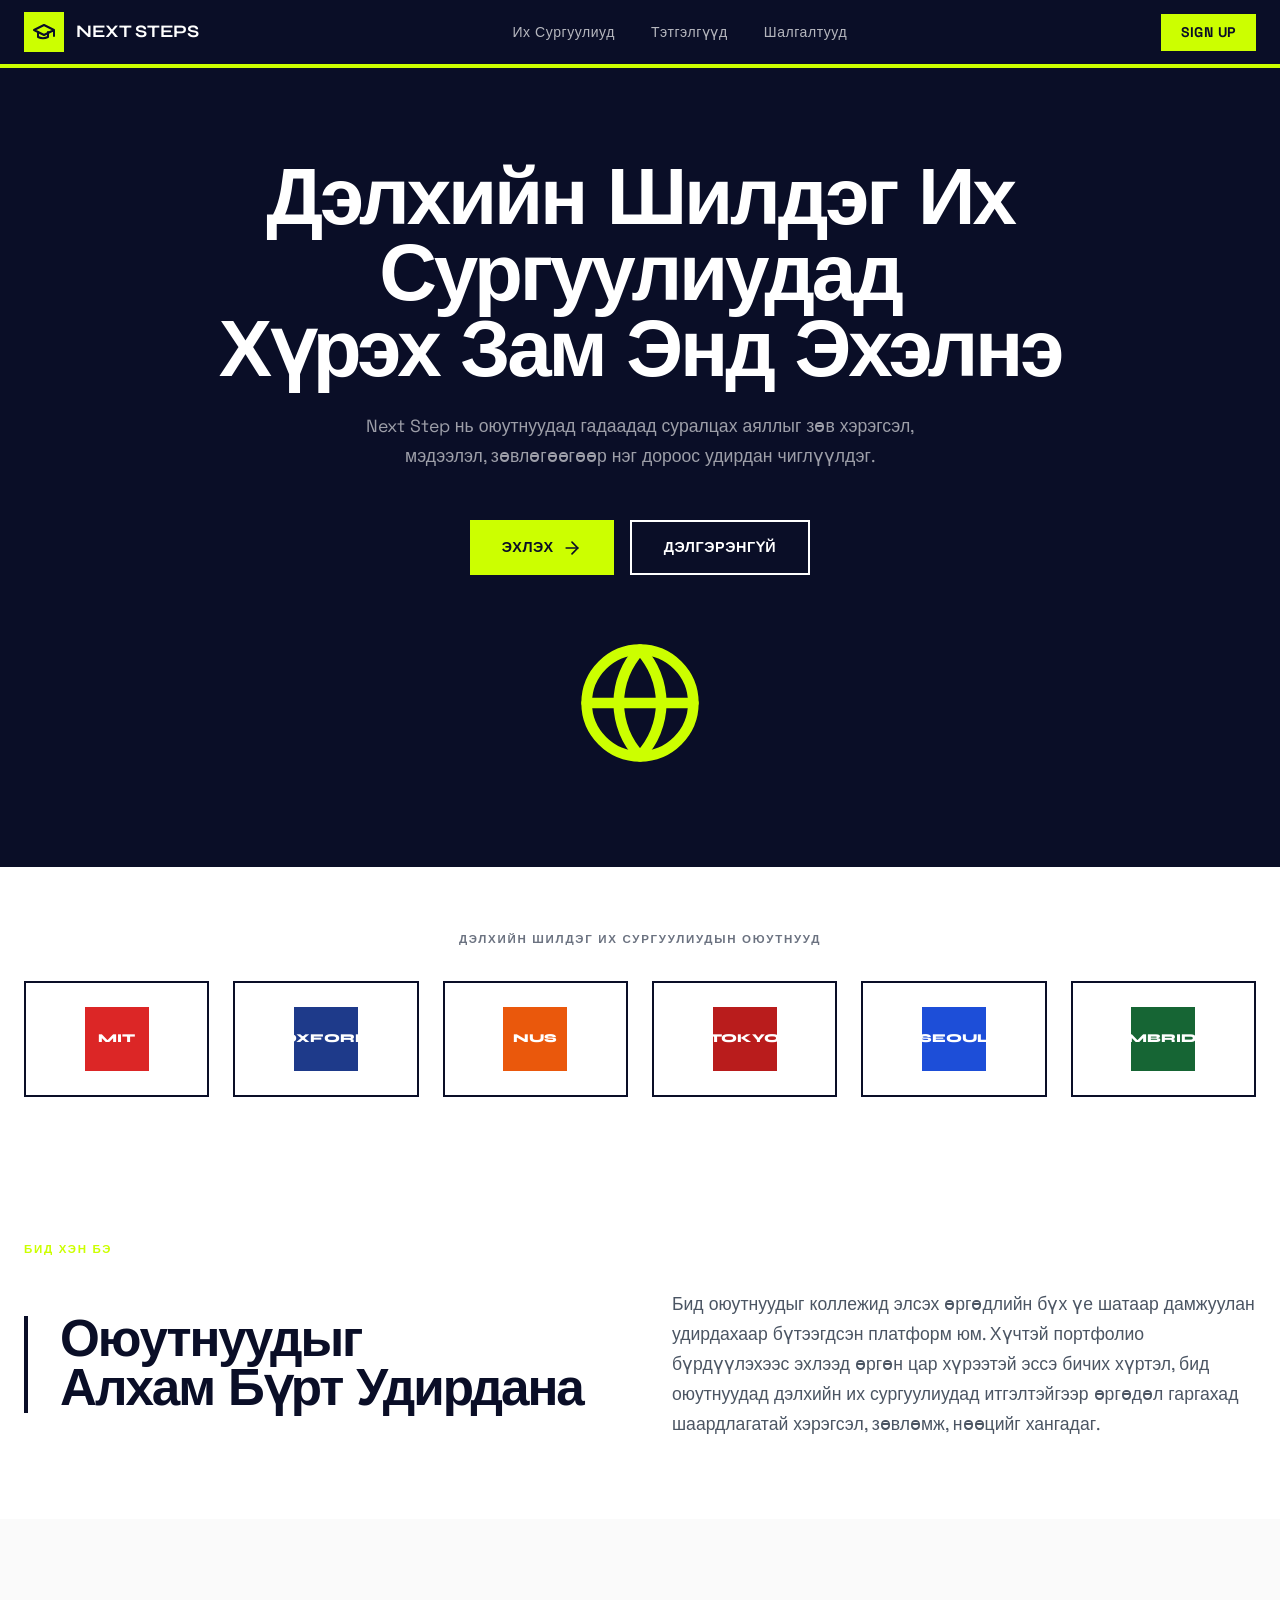
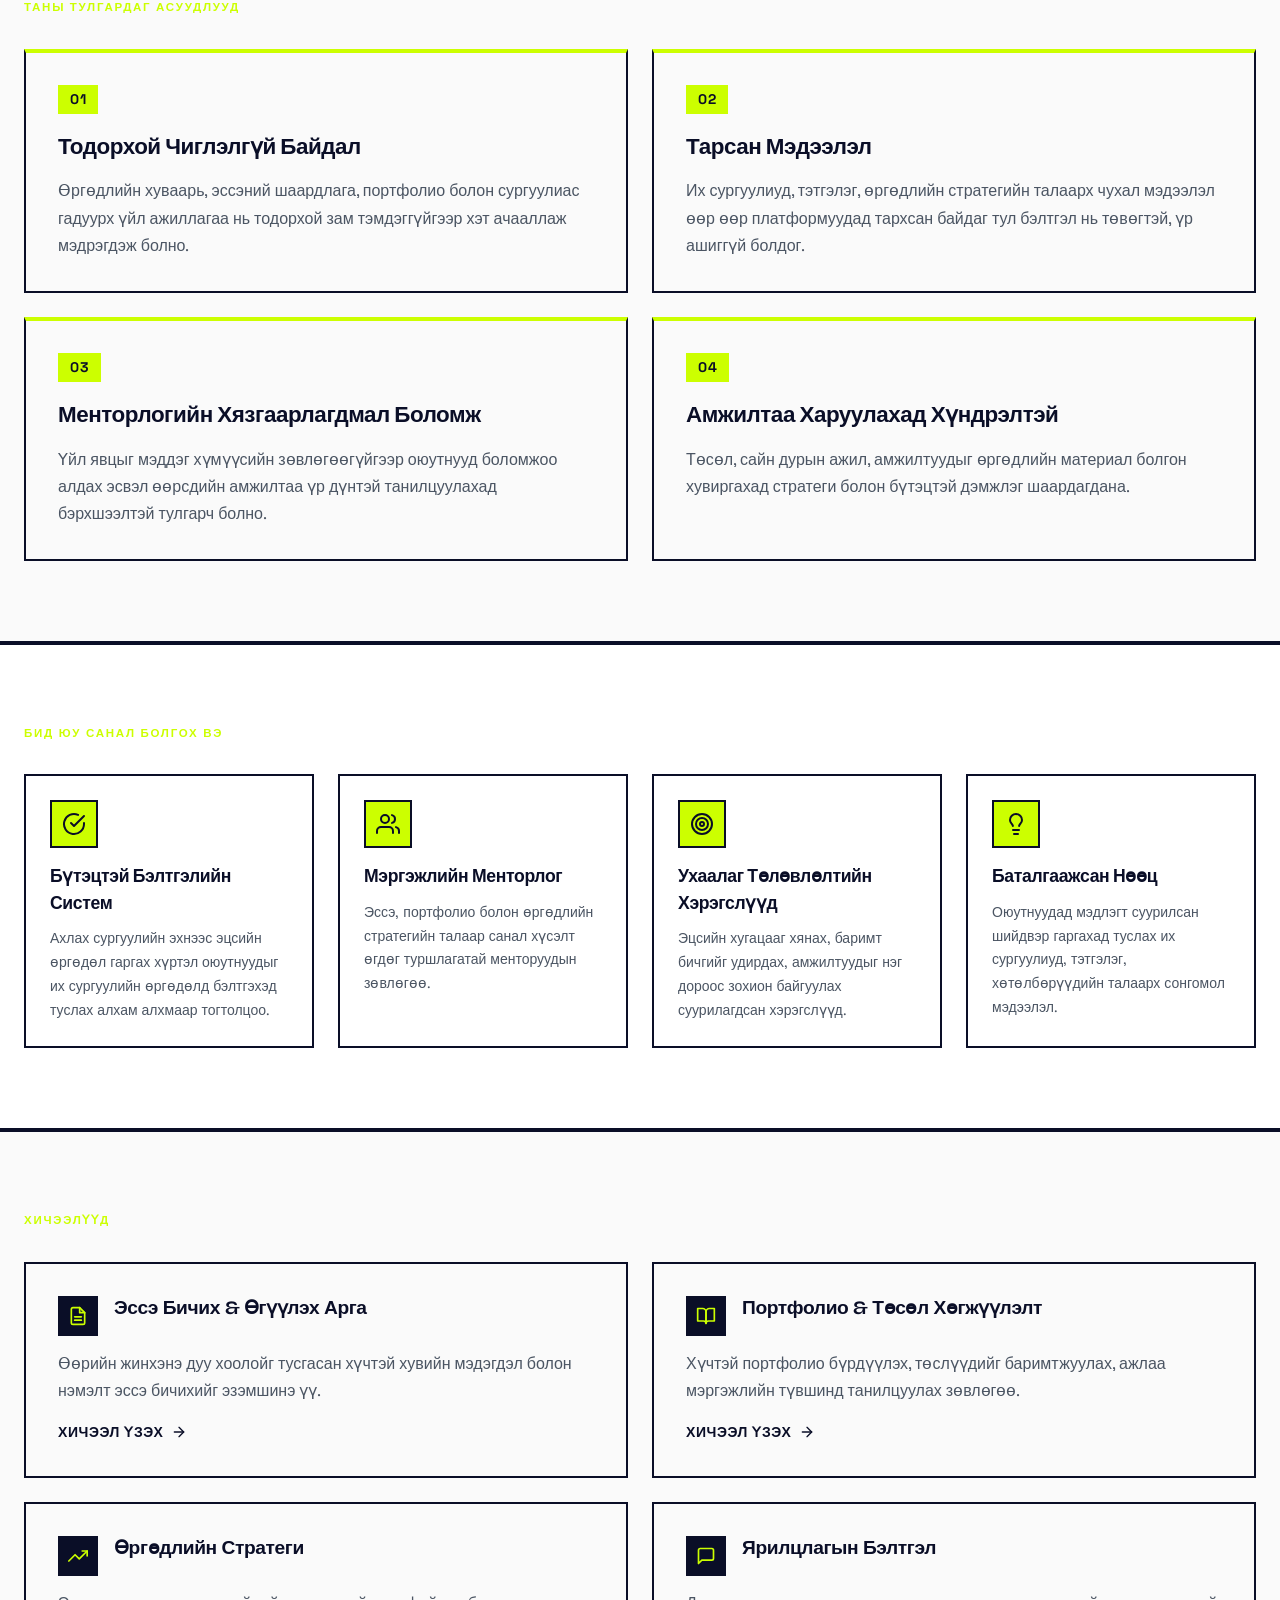
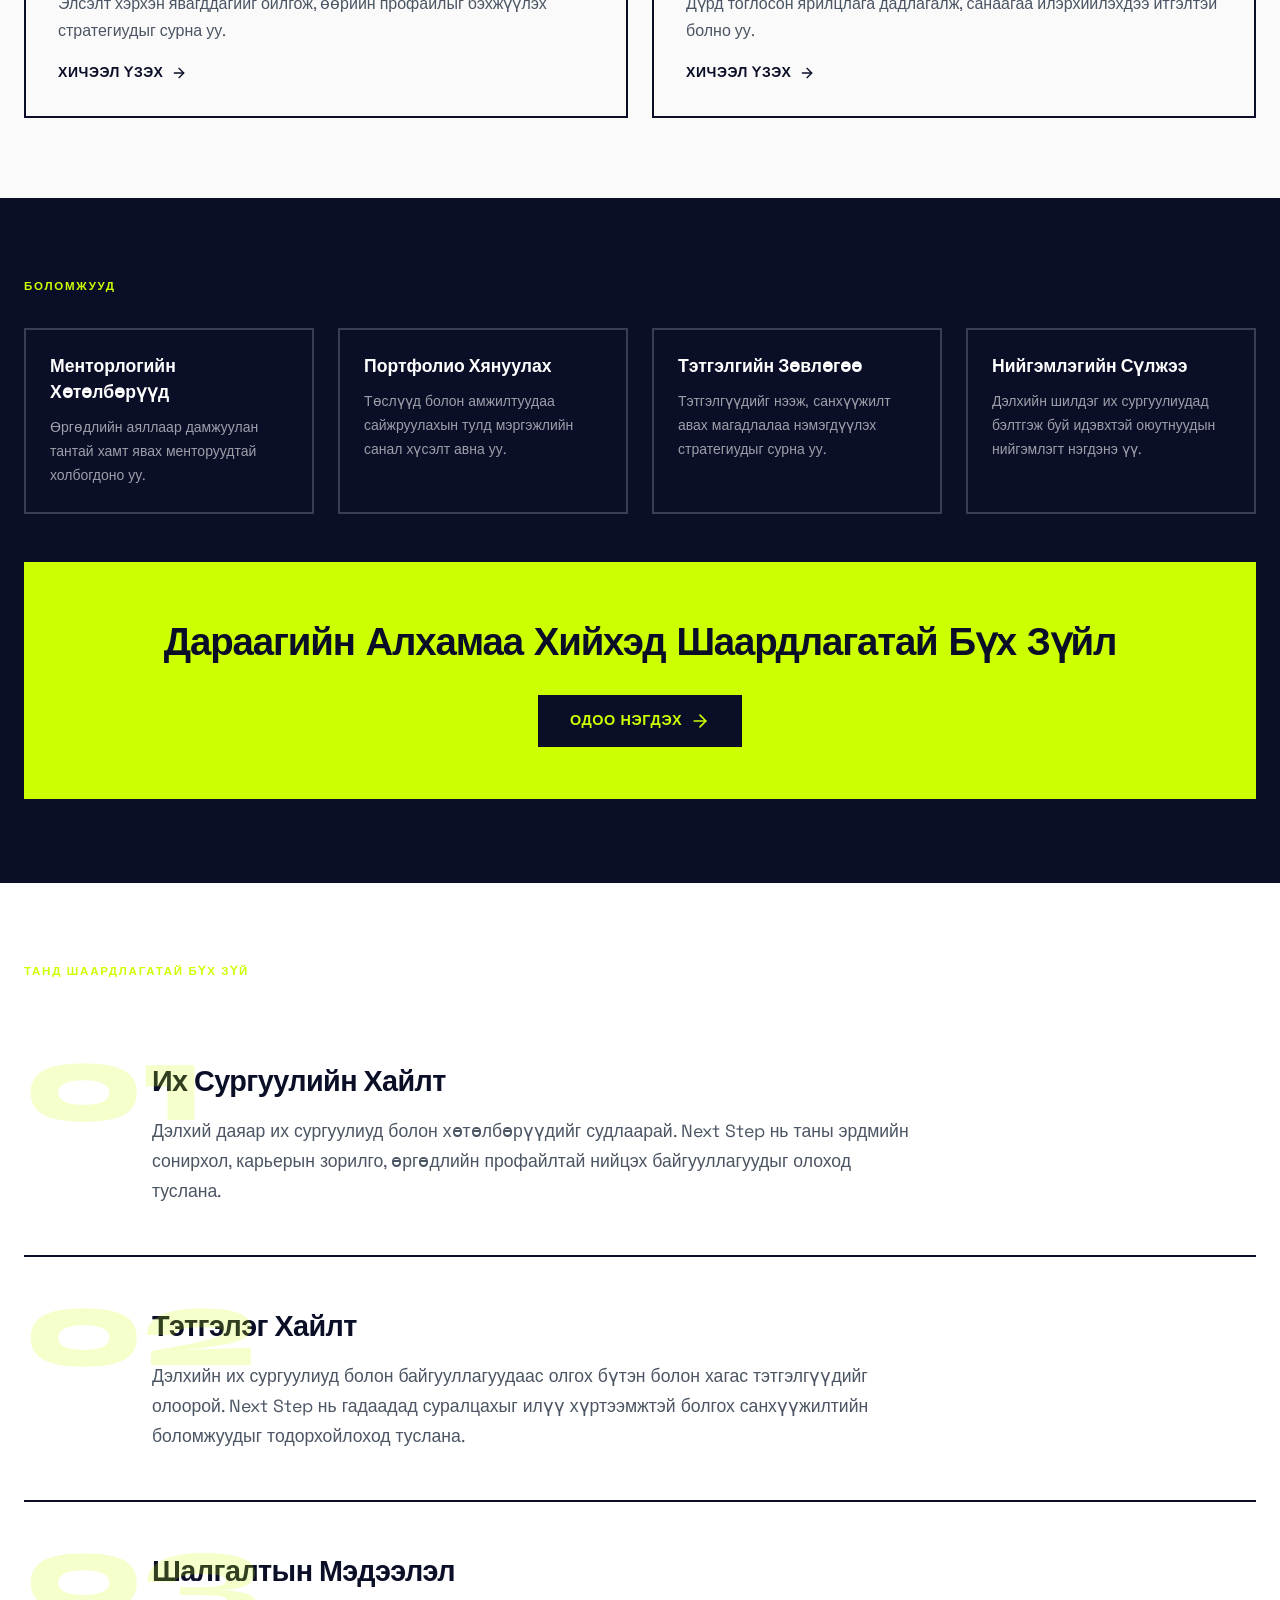
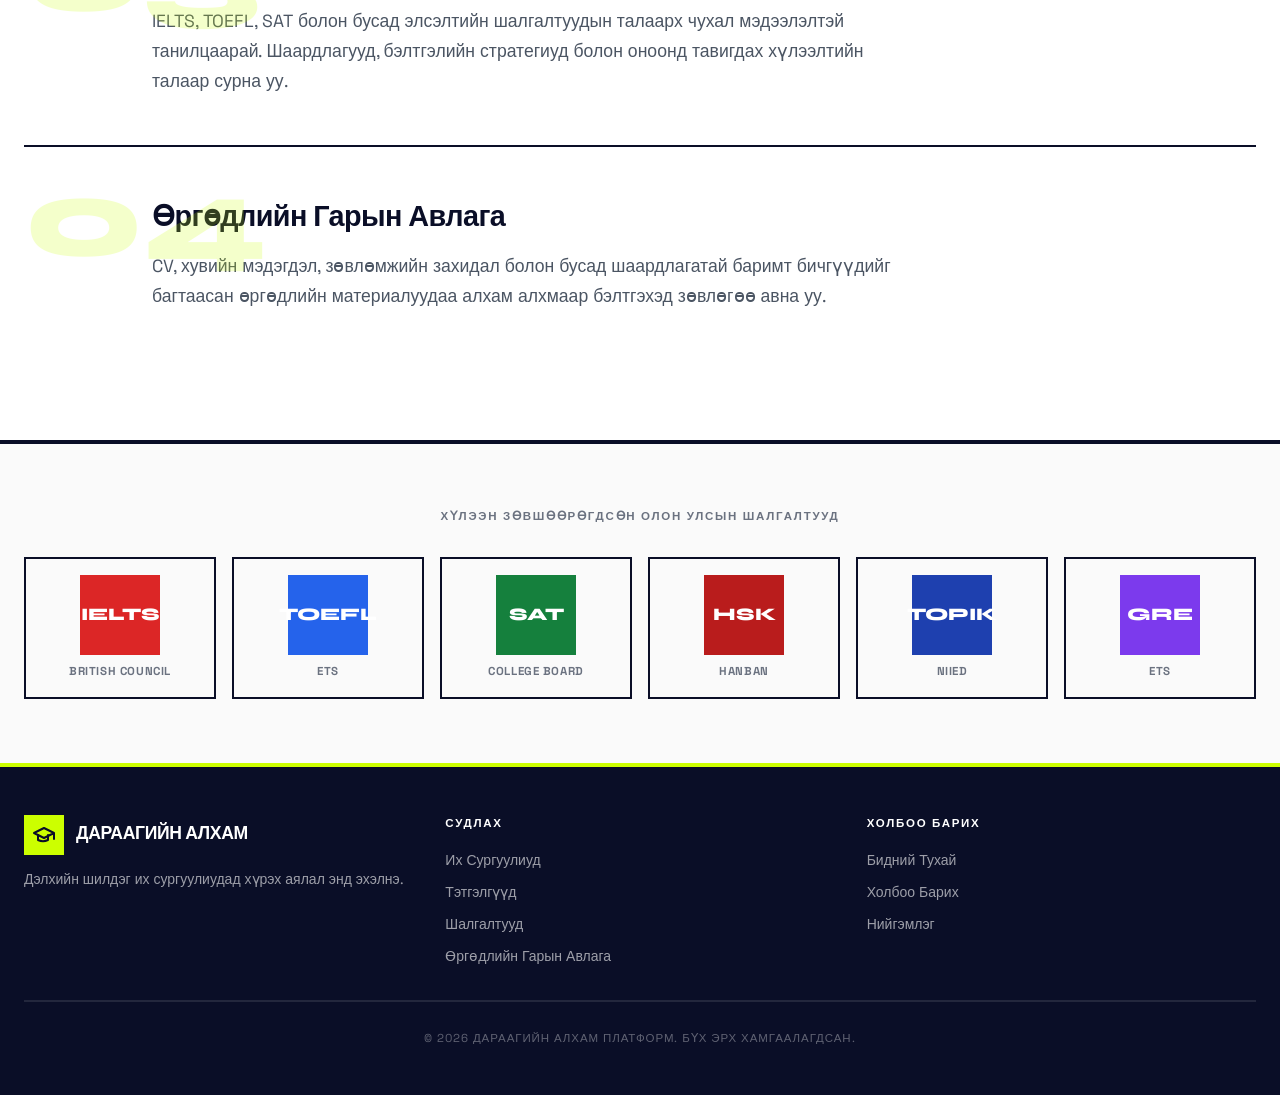
<file: index.html>
<!DOCTYPE html>
<html lang="mn">
<head>
  <meta charset="UTF-8"/>
  <meta name="viewport" content="width=device-width, initial-scale=1.0"/>
  <title>Дараагийн Алхам – Гадаадад Суралцах Платформ</title>
  <link rel="stylesheet" href="styles.css"/>
</head>
<body>

<!-- ═══════════════════════════════════════════════════════════
     NAVBAR
══════════════════════════════════════════════════════════════ -->
<nav class="nav">
  <div class="nav__inner">
    <a href="index.html" class="nav__logo">
      <div class="nav__logo-box">
        <svg class="icon icon-24" viewBox="0 0 24 24"><path d="M22 10v6M2 10l10-5 10 5-10 5-10-5z"/><path d="M6 12v5c3.33 1.67 6.67 1.67 10 0v-5"/></svg>
      </div>
      <span class="nav__brand">NEXT STEPS</span>
    </a>
    <div class="nav__links">
      <a href="uni.html" class="nav__link">Их Сургуулиуд</a>
      <a href="scholar.html" class="nav__link">Тэтгэлгүүд</a>
      <a href="exam-info.html" class="nav__link">Шалгалтууд</a>
    </div>
    <a href="auth.html" class="nav__cta">SIGN UP</a>
  </div>
</nav>
<!-- ═══════════════════════════════════════════════════════════
     HERO
══════════════════════════════════════════════════════════════ -->
<section class="hero">
  <div class="hero__inner">
    <h1 class="hero__title">
      Дэлхийн Шилдэг Их Сургуулиудад<br>Хүрэх Зам Энд Эхэлнэ
    </h1>
    <p class="hero__sub">
      Next Step нь оюутнуудад гадаадад суралцах аяллыг зөв хэрэгсэл,
      мэдээлэл, зөвлөгөөгөөр нэг дороос удирдан чиглүүлдэг.
    </p>
    <div class="hero__actions">
      <a href="dashboard.html" class="btn-lime">
        ЭХЛЭХ
        <svg class="icon icon-20" viewBox="0 0 24 24"><line x1="5" y1="12" x2="19" y2="12"/><polyline points="12 5 19 12 12 19"/></svg>
      </a>
      <a href="" class="btn-outline-white">ДЭЛГЭРЭНГҮЙ</a>
    </div>
    <div class="hero__globe">
      <svg class="icon icon-128" viewBox="0 0 24 24">
        <circle cx="12" cy="12" r="10"/>
        <line x1="2" y1="12" x2="22" y2="12"/>
        <path d="M12 2a15.3 15.3 0 0 1 4 10 15.3 15.3 0 0 1-4 10 15.3 15.3 0 0 1-4-10 15.3 15.3 0 0 1 4-10z"/>
      </svg>
    </div>
  </div>
</section>

<!-- ═══════════════════════════════════════════════════════════
     UNIVERSITY LOGOS
══════════════════════════════════════════════════════════════ -->
<section class="uni-logos" id="universities">
  <div class="wrap">
    <p class="uni-logos__title">ДЭЛХИЙН ШИЛДЭГ ИХ СУРГУУЛИУДЫН ОЮУТНУУД</p>
    <div class="uni-logos__grid">
      <div class="uni-logo-item"><div class="uni-logo-badge bg-red-600"><span>MIT</span></div></div>
      <div class="uni-logo-item"><div class="uni-logo-badge bg-blue-900"><span>OXFORD</span></div></div>
      <div class="uni-logo-item"><div class="uni-logo-badge bg-orange-600"><span>NUS</span></div></div>
      <div class="uni-logo-item"><div class="uni-logo-badge bg-red-700"><span>TOKYO</span></div></div>
      <div class="uni-logo-item"><div class="uni-logo-badge bg-blue-700"><span>SEOUL</span></div></div>
      <div class="uni-logo-item"><div class="uni-logo-badge bg-green-800"><span>CAMBRIDGE</span></div></div>
    </div>
  </div>
</section>

<!-- ═══════════════════════════════════════════════════════════
     WHO WE ARE
══════════════════════════════════════════════════════════════ -->
<section class="who">
  <div class="wrap">
    <span class="sec-lbl">БИД ХЭН БЭ</span>
    <div class="who__grid">
      <div class="who__heading-col">
        <h2 class="who__heading">Оюутнуудыг<br>Алхам Бүрт Удирдана</h2>
      </div>
      <div class="who__body">
        <p>Бид оюутнуудыг коллежид элсэх өргөдлийн бүх үе шатаар дамжуулан удирдахаар бүтээгдсэн платформ юм.
        Хүчтэй портфолио бүрдүүлэхээс эхлээд өргөн цар хүрээтэй эссэ бичих хүртэл,
        бид оюутнуудад дэлхийн их сургуулиудад итгэлтэйгээр өргөдөл гаргахад шаардлагатай
        хэрэгсэл, зөвлөмж, нөөцийг хангадаг.</p>
      </div>
    </div>
  </div>
</section>

<!-- ═══════════════════════════════════════════════════════════
     PROBLEMS
══════════════════════════════════════════════════════════════ -->
<section class="problems">
  <div class="wrap">
    <span class="sec-lbl">ТАНЫ ТУЛГАРДАГ АСУУДЛУУД</span>
    <div class="problems__grid">

      <div class="problem-card">
        <span class="problem-card__num">01</span>
        <h3 class="problem-card__title">Тодорхой Чиглэлгүй Байдал</h3>
        <p class="problem-card__desc">Өргөдлийн хуваарь, эссэний шаардлага, портфолио болон сургуулиас гадуурх үйл ажиллагаа нь тодорхой зам тэмдэггүйгээр хэт ачааллаж мэдрэгдэж болно.</p>
      </div>

      <div class="problem-card">
        <span class="problem-card__num">02</span>
        <h3 class="problem-card__title">Тарсан Мэдээлэл</h3>
        <p class="problem-card__desc">Их сургуулиуд, тэтгэлэг, өргөдлийн стратегийн талаарх чухал мэдээлэл өөр өөр платформуудад тархсан байдаг тул бэлтгэл нь төвөгтэй, үр ашиггүй болдог.</p>
      </div>

      <div class="problem-card">
        <span class="problem-card__num">03</span>
        <h3 class="problem-card__title">Менторлогийн Хязгаарлагдмал Боломж</h3>
        <p class="problem-card__desc">Үйл явцыг мэддэг хүмүүсийн зөвлөгөөгүйгээр оюутнууд боломжоо алдах эсвэл өөрсдийн амжилтаа үр дүнтэй танилцуулахад бэрхшээлтэй тулгарч болно.</p>
      </div>

      <div class="problem-card">
        <span class="problem-card__num">04</span>
        <h3 class="problem-card__title">Амжилтаа Харуулахад Хүндрэлтэй</h3>
        <p class="problem-card__desc">Төсөл, сайн дурын ажил, амжилтуудыг өргөдлийн материал болгон хувиргахад стратеги болон бүтэцтэй дэмжлэг шаардагдана.</p>
      </div>

    </div>
  </div>
</section>

<!-- ═══════════════════════════════════════════════════════════
     WHAT DO WE HAVE (FEATURES)
══════════════════════════════════════════════════════════════ -->
<section class="features">
  <div class="wrap">
    <span class="sec-lbl">БИД ЮУ САНАЛ БОЛГОХ ВЭ</span>
    <div class="features__grid">

      <div class="feat-card">
        <div class="feat-card__ico">
          <svg class="icon icon-24" viewBox="0 0 24 24"><path d="M22 11.08V12a10 10 0 1 1-5.93-9.14"/><polyline points="22 4 12 14.01 9 11.01"/></svg>
        </div>
        <h3 class="feat-card__title">Бүтэцтэй Бэлтгэлийн Систем</h3>
        <p class="feat-card__desc">Ахлах сургуулийн эхнээс эцсийн өргөдөл гаргах хүртэл оюутнуудыг их сургуулийн өргөдөлд бэлтгэхэд туслах алхам алхмаар тогтолцоо.</p>
      </div>

      <div class="feat-card">
        <div class="feat-card__ico">
          <svg class="icon icon-24" viewBox="0 0 24 24"><path d="M17 21v-2a4 4 0 0 0-4-4H5a4 4 0 0 0-4 4v2"/><circle cx="9" cy="7" r="4"/><path d="M23 21v-2a4 4 0 0 0-3-3.87"/><path d="M16 3.13a4 4 0 0 1 0 7.75"/></svg>
        </div>
        <h3 class="feat-card__title">Мэргэжлийн Менторлог</h3>
        <p class="feat-card__desc">Эссэ, портфолио болон өргөдлийн стратегийн талаар санал хүсэлт өгдөг туршлагатай менторуудын зөвлөгөө.</p>
      </div>

      <div class="feat-card">
        <div class="feat-card__ico">
          <svg class="icon icon-24" viewBox="0 0 24 24"><circle cx="12" cy="12" r="10"/><circle cx="12" cy="12" r="6"/><circle cx="12" cy="12" r="2"/></svg>
        </div>
        <h3 class="feat-card__title">Ухаалаг Төлөвлөлтийн Хэрэгслүүд</h3>
        <p class="feat-card__desc">Эцсийн хугацааг хянах, баримт бичгийг удирдах, амжилтуудыг нэг дороос зохион байгуулах суурилагдсан хэрэгслүүд.</p>
      </div>

      <div class="feat-card">
        <div class="feat-card__ico">
          <svg class="icon icon-24" viewBox="0 0 24 24"><line x1="9" y1="18" x2="15" y2="18"/><line x1="10" y1="22" x2="14" y2="22"/><path d="M15.09 14c.18-.98.65-1.74 1.41-2.5A4.65 4.65 0 0 0 18 8 6 6 0 0 0 6 8c0 1 .23 2.23 1.5 3.5A4.61 4.61 0 0 1 8.91 14"/></svg>
        </div>
        <h3 class="feat-card__title">Баталгаажсан Нөөц</h3>
        <p class="feat-card__desc">Оюутнуудад мэдлэгт суурилсан шийдвэр гаргахад туслах их сургуулиуд, тэтгэлэг, хөтөлбөрүүдийн талаарх сонгомол мэдээлэл.</p>
      </div>

    </div>
  </div>
</section>

<!-- ═══════════════════════════════════════════════════════════
     CLASSES
══════════════════════════════════════════════════════════════ -->
<section class="classes-sec">
  <div class="wrap">
    <span class="sec-lbl">ХИЧЭЭЛҮҮД</span>
    <div class="classes__grid">

      <div class="class-card">
        <div class="class-card__head">
          <div class="class-card__ico">
            <svg class="icon icon-20" viewBox="0 0 24 24"><path d="M14 2H6a2 2 0 0 0-2 2v16a2 2 0 0 0 2 2h12a2 2 0 0 0 2-2V8z"/><polyline points="14 2 14 8 20 8"/><line x1="16" y1="13" x2="8" y2="13"/><line x1="16" y1="17" x2="8" y2="17"/></svg>
          </div>
          <h3 class="class-card__title">Эссэ Бичих &amp; Өгүүлэх Арга</h3>
        </div>
        <p class="class-card__desc">Өөрийн жинхэнэ дуу хоолойг тусгасан хүчтэй хувийн мэдэгдэл болон нэмэлт эссэ бичихийг эзэмшинэ үү.</p>
        <a href="#" class="class-card__link">
          ХИЧЭЭЛ ҮЗЭХ
          <svg class="icon icon-16" viewBox="0 0 24 24"><line x1="5" y1="12" x2="19" y2="12"/><polyline points="12 5 19 12 12 19"/></svg>
        </a>
      </div>

      <div class="class-card">
        <div class="class-card__head">
          <div class="class-card__ico">
            <svg class="icon icon-20" viewBox="0 0 24 24"><path d="M2 3h6a4 4 0 0 1 4 4v14a3 3 0 0 0-3-3H2z"/><path d="M22 3h-6a4 4 0 0 0-4 4v14a3 3 0 0 1 3-3h7z"/></svg>
          </div>
          <h3 class="class-card__title">Портфолио &amp; Төсөл Хөгжүүлэлт</h3>
        </div>
        <p class="class-card__desc">Хүчтэй портфолио бүрдүүлэх, төслүүдийг баримтжуулах, ажлаа мэргэжлийн түвшинд танилцуулах зөвлөгөө.</p>
        <a href="#" class="class-card__link">
          ХИЧЭЭЛ ҮЗЭХ
          <svg class="icon icon-16" viewBox="0 0 24 24"><line x1="5" y1="12" x2="19" y2="12"/><polyline points="12 5 19 12 12 19"/></svg>
        </a>
      </div>

      <div class="class-card">
        <div class="class-card__head">
          <div class="class-card__ico">
            <svg class="icon icon-20" viewBox="0 0 24 24"><polyline points="23 6 13.5 15.5 8.5 10.5 1 18"/><polyline points="17 6 23 6 23 12"/></svg>
          </div>
          <h3 class="class-card__title">Өргөдлийн Стратеги</h3>
        </div>
        <p class="class-card__desc">Элсэлт хэрхэн явагддагийг ойлгож, өөрийн профайлыг бэхжүүлэх стратегиудыг сурна уу.</p>
        <a href="#" class="class-card__link">
          ХИЧЭЭЛ ҮЗЭХ
          <svg class="icon icon-16" viewBox="0 0 24 24"><line x1="5" y1="12" x2="19" y2="12"/><polyline points="12 5 19 12 12 19"/></svg>
        </a>
      </div>

      <div class="class-card">
        <div class="class-card__head">
          <div class="class-card__ico">
            <svg class="icon icon-20" viewBox="0 0 24 24"><path d="M21 15a2 2 0 0 1-2 2H7l-4 4V5a2 2 0 0 1 2-2h14a2 2 0 0 1 2 2z"/></svg>
          </div>
          <h3 class="class-card__title">Ярилцлагын Бэлтгэл</h3>
        </div>
        <p class="class-card__desc">Дүрд тоглосон ярилцлага дадлагалж, санаагаа илэрхийлэхдээ итгэлтэй болно уу.</p>
        <a href="#" class="class-card__link">
          ХИЧЭЭЛ ҮЗЭХ
          <svg class="icon icon-16" viewBox="0 0 24 24"><line x1="5" y1="12" x2="19" y2="12"/><polyline points="12 5 19 12 12 19"/></svg>
        </a>
      </div>

    </div>
  </div>
</section>

<!-- ═══════════════════════════════════════════════════════════
     OPPORTUNITIES
══════════════════════════════════════════════════════════════ -->
<section class="opps" id="scholarships">
  <div class="wrap">
    <span class="sec-lbl">БОЛОМЖУУД</span>
    <div class="opps__grid">
      <div class="opp-card">
        <h3 class="opp-card__title">Менторлогийн Хөтөлбөрүүд</h3>
        <p class="opp-card__desc">Өргөдлийн аяллаар дамжуулан тантай хамт явах менторуудтай холбогдоно уу.</p>
      </div>
      <div class="opp-card">
        <h3 class="opp-card__title">Портфолио Хянуулах</h3>
        <p class="opp-card__desc">Төслүүд болон амжилтуудаа сайжруулахын тулд мэргэжлийн санал хүсэлт авна уу.</p>
      </div>
      <div class="opp-card">
        <h3 class="opp-card__title">Тэтгэлгийн Зөвлөгөө</h3>
        <p class="opp-card__desc">Тэтгэлгүүдийг нээж, санхүүжилт авах магадлалаа нэмэгдүүлэх стратегиудыг сурна уу.</p>
      </div>
      <div class="opp-card">
        <h3 class="opp-card__title">Нийгэмлэгийн Сүлжээ</h3>
        <p class="opp-card__desc">Дэлхийн шилдэг их сургуулиудад бэлтгэж буй идэвхтэй оюутнуудын нийгэмлэгт нэгдэнэ үү.</p>
      </div>
    </div>
    <div class="opps__cta">
      <h3 class="opps__cta-title">Дараагийн Алхамаа Хийхэд Шаардлагатай Бүх Зүйл</h3>
      <a href="dashboard.html" class="btn-navy">
        ОДОО НЭГДЭХ
        <svg class="icon icon-20" viewBox="0 0 24 24"><line x1="5" y1="12" x2="19" y2="12"/><polyline points="12 5 19 12 12 19"/></svg>
      </a>
    </div>
  </div>
</section>

<!-- ═══════════════════════════════════════════════════════════
     EVERYTHING YOU NEED — NUMBERED
══════════════════════════════════════════════════════════════ -->
<section class="everything">
  <div class="wrap">
    <span class="sec-lbl">ТАНД ШААРДЛАГАТАЙ БҮХ ЗҮЙ</span>
    <ul>

      <li class="everything__item">
        <span class="everything__ghost">01</span>
        <h3 class="everything__title">Их Сургуулийн Хайлт</h3>
        <p class="everything__desc">Дэлхий даяар их сургуулиуд болон хөтөлбөрүүдийг судлаарай. Next Step нь таны эрдмийн сонирхол, карьерын зорилго, өргөдлийн профайлтай нийцэх байгууллагуудыг олоход туслана.</p>
      </li>

      <li class="everything__item">
        <span class="everything__ghost">02</span>
        <h3 class="everything__title">Тэтгэлэг Хайлт</h3>
        <p class="everything__desc">Дэлхийн их сургуулиуд болон байгууллагуудаас олгох бүтэн болон хагас тэтгэлгүүдийг олоорой. Next Step нь гадаадад суралцахыг илүү хүртээмжтэй болгох санхүүжилтийн боломжуудыг тодорхойлоход туслана.</p>
      </li>

      <li class="everything__item">
        <span class="everything__ghost">03</span>
        <h3 class="everything__title">Шалгалтын Мэдээлэл</h3>
        <p class="everything__desc">IELTS, TOEFL, SAT болон бусад элсэлтийн шалгалтуудын талаарх чухал мэдээлэлтэй танилцаарай. Шаардлагууд, бэлтгэлийн стратегиуд болон оноонд тавигдах хүлээлтийн талаар сурна уу.</p>
      </li>

      <li class="everything__item">
        <span class="everything__ghost">04</span>
        <h3 class="everything__title">Өргөдлийн Гарын Авлага</h3>
        <p class="everything__desc">CV, хувийн мэдэгдэл, зөвлөмжийн захидал болон бусад шаардлагатай баримт бичгүүдийг багтаасан өргөдлийн материалуудаа алхам алхмаар бэлтгэхэд зөвлөгөө авна уу.</p>
      </li>

    </ul>
  </div>
</section>

<!-- ═══════════════════════════════════════════════════════════
     EXAM ORGANIZATIONS
══════════════════════════════════════════════════════════════ -->
<section class="exam-orgs" id="exams">
  <div class="wrap">
    <p class="exam-orgs__title">ХҮЛЭЭН ЗӨВШӨӨРӨГДСӨН ОЛОН УЛСЫН ШАЛГАЛТУУД</p>
    <div class="exam-orgs__grid">
      <div class="exam-org-item"><div class="exam-org-badge bg-red-600"><span>IELTS</span></div><span class="exam-org-name">British Council</span></div>
      <div class="exam-org-item"><div class="exam-org-badge bg-blue-600"><span>TOEFL</span></div><span class="exam-org-name">ETS</span></div>
      <div class="exam-org-item"><div class="exam-org-badge bg-green-700"><span>SAT</span></div><span class="exam-org-name">College Board</span></div>
      <div class="exam-org-item"><div class="exam-org-badge bg-red-700"><span>HSK</span></div><span class="exam-org-name">Hanban</span></div>
      <div class="exam-org-item"><div class="exam-org-badge bg-blue-800"><span>TOPIK</span></div><span class="exam-org-name">NIIED</span></div>
      <div class="exam-org-item"><div class="exam-org-badge bg-purple-700"><span>GRE</span></div><span class="exam-org-name">ETS</span></div>
    </div>
  </div>
</section>

<!-- ═══════════════════════════════════════════════════════════
     FOOTER
══════════════════════════════════════════════════════════════ -->
<footer class="footer">
  <div class="wrap">
    <div class="footer__grid">

      <div>
        <div class="footer__brand-row">
          <div class="footer__brand-ico">
            <svg class="icon icon-24" viewBox="0 0 24 24"><path d="M22 10v6M2 10l10-5 10 5-10 5-10-5z"/><path d="M6 12v5c3.33 1.67 6.67 1.67 10 0v-5"/></svg>
          </div>
          <span class="footer__brand-name">ДАРААГИЙН АЛХАМ</span>
        </div>
        <p class="footer__tagline">Дэлхийн шилдэг их сургуулиудад хүрэх аялал энд эхэлнэ.</p>
      </div>

      <div>
        <p class="footer__col-title">СУДЛАХ</p>
        <ul class="footer__links">
          <li><a href="uni.html" class="footer__link">Их Сургуулиуд</a></li>
          <li><a href="scholar.html" class="footer__link">Тэтгэлгүүд</a></li>
          <li><a href="exam-info.html" class="footer__link">Шалгалтууд</a></li>
          <li><a href="#"             class="footer__link">Өргөдлийн Гарын Авлага</a></li>
        </ul>
      </div>

      <div>
        <p class="footer__col-title">ХОЛБОО БАРИХ</p>
        <ul class="footer__links">
          <li><a href="#" class="footer__link">Бидний Тухай</a></li>
          <li><a href="#" class="footer__link">Холбоо Барих</a></li>
          <li><a href="#" class="footer__link">Нийгэмлэг</a></li>
        </ul>
      </div>

    </div>
    <div class="footer__bottom">
      <p class="footer__copy">© 2026 ДАРААГИЙН АЛХАМ ПЛАТФОРМ. БҮХ ЭРХ ХАМГААЛАГДСАН.</p>
    </div>
  </div>
</footer>

</body>
</html>
</file>
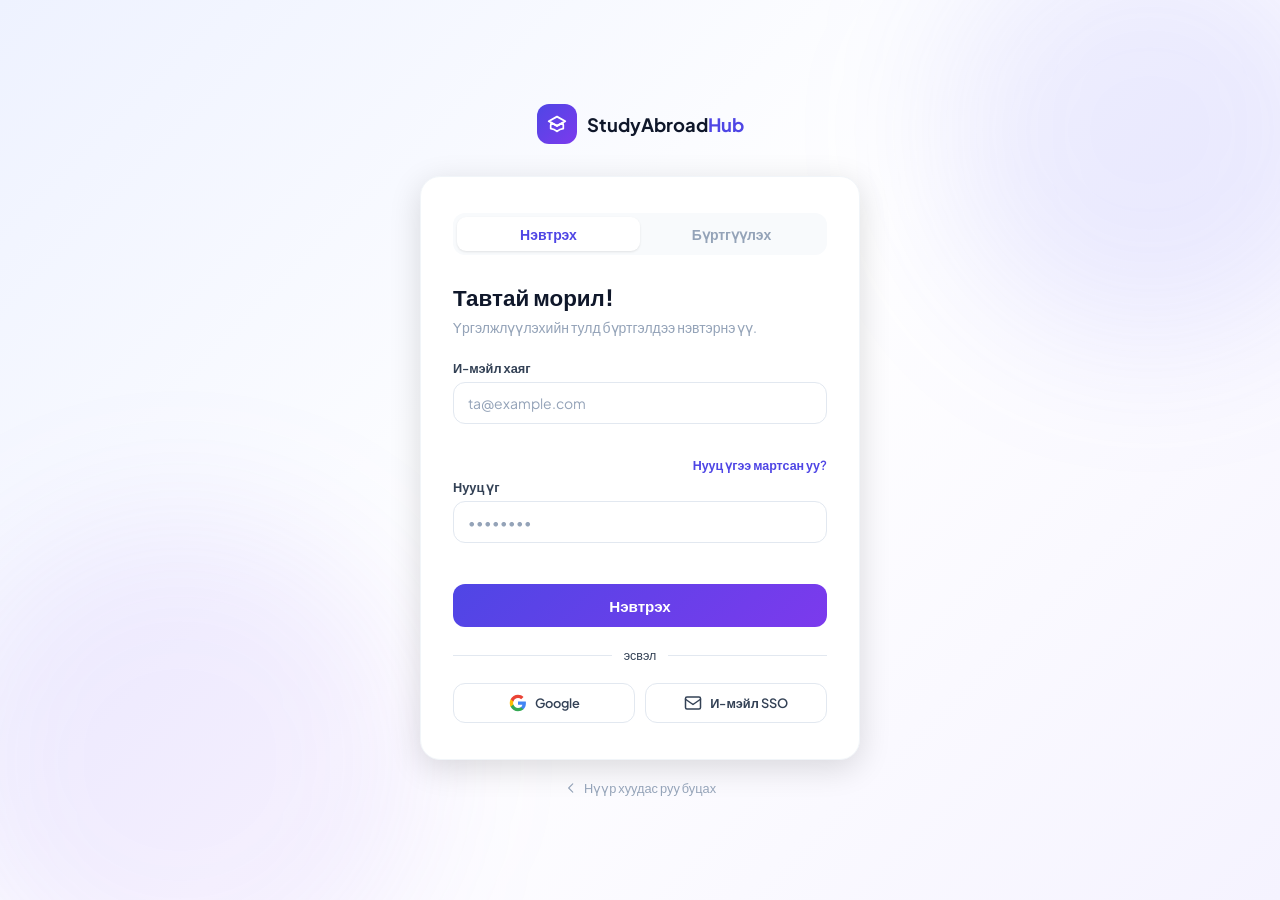
<file: auth.html>
<!DOCTYPE html>
<html lang="mn">
<head>
  <meta charset="UTF-8" />
  <meta name="viewport" content="width=device-width, initial-scale=1.0" />
  <title>Нэвтрэх / Бүртгүүлэх — StudyAbroadHub</title>
  <link rel="preconnect" href="https://fonts.googleapis.com" />
  <link href="https://fonts.googleapis.com/css2?family=Plus+Jakarta+Sans:wght@400;500;600;700;800&display=swap" rel="stylesheet" />
  <link rel="stylesheet" href="auth.css" />
</head>
<body>

  <div class="bg-blob-1" aria-hidden="true"></div>
  <div class="bg-blob-2" aria-hidden="true"></div>

  <div class="auth-wrapper">

    <!-- ЛОГО -->
    <a href="index.html" class="auth-logo">
      <div class="auth-logo-icon">
        <svg fill="none" viewBox="0 0 24 24" stroke="currentColor" stroke-width="2">
          <path stroke-linecap="round" stroke-linejoin="round" d="M12 14l9-5-9-5-9 5 9 5z"/>
          <path stroke-linecap="round" stroke-linejoin="round" d="M12 14l6.16-3.422a12.083 12.083 0 01.665 6.479A11.952 11.952 0 0012 20.055a11.952 11.952 0 00-6.824-2.998 12.078 12.078 0 01.665-6.479L12 14z"/>
        </svg>
      </div>
      <span class="auth-logo-text">StudyAbroad<span>Hub</span></span>
    </a>

    <!-- КАРТ -->
    <div class="auth-card">

      <!-- ТАБУУД -->
      <div class="auth-tabs" role="tablist">
        <button class="tab-btn active" role="tab" aria-selected="true"  onclick="switchTab('login')" >Нэвтрэх</button>
        <button class="tab-btn"        role="tab" aria-selected="false" onclick="switchTab('register')">Бүртгүүлэх</button>
      </div>

      <!-- НЭВТРЭХ ХЭСЭГ -->
      <div class="auth-panel active" id="panel-login" role="tabpanel">
        <h1 class="auth-heading">Тавтай морил!</h1>
        <p class="auth-subheading">Үргэлжлүүлэхийн тулд бүртгэлдээ нэвтэрнэ үү.</p>

        <form id="login-form" novalidate>
          <div class="form-group">
            <label class="form-label" for="login-email">И-мэйл хаяг</label>
            <input class="form-input" id="login-email" type="email" placeholder="ta@example.com" autocomplete="email" />
            <span class="form-error" id="login-email-err"></span>
          </div>

          <div class="form-group">
            <div class="form-meta">
              <a href="#" class="forgot-link">Нууц үгээ мартсан уу?</a>
            </div>
            <label class="form-label" for="login-password">Нууц үг</label>
            <input class="form-input" id="login-password" type="password" placeholder="••••••••" autocomplete="current-password" />
            <span class="form-error" id="login-password-err"></span>
          </div>

          <button type="submit" class="btn-submit" id="login-btn">Нэвтрэх</button>
        </form>

        <div class="divider">эсвэл</div>

        <div class="social-btns">
          <button class="btn-social" type="button">
            <!-- Google icon -->
            <svg viewBox="0 0 24 24" fill="none">
              <path d="M22.56 12.25c0-.78-.07-1.53-.2-2.25H12v4.26h5.92c-.26 1.37-1.04 2.53-2.21 3.31v2.77h3.57c2.08-1.92 3.28-4.74 3.28-8.09z" fill="#4285F4"/>
              <path d="M12 23c2.97 0 5.46-.98 7.28-2.66l-3.57-2.77c-.98.66-2.23 1.06-3.71 1.06-2.86 0-5.29-1.93-6.16-4.53H2.18v2.84C3.99 20.53 7.7 23 12 23z" fill="#34A853"/>
              <path d="M5.84 14.1c-.22-.66-.35-1.36-.35-2.1s.13-1.44.35-2.1V7.07H2.18C1.43 8.55 1 10.22 1 12s.43 3.45 1.18 4.93l3.66-2.83z" fill="#FBBC05"/>
              <path d="M12 5.38c1.62 0 3.06.56 4.21 1.64l3.15-3.15C17.45 2.09 14.97 1 12 1 7.7 1 3.99 3.47 2.18 7.07l3.66 2.83c.87-2.6 3.3-4.52 6.16-4.52z" fill="#EA4335"/>
            </svg>
            Google
          </button>
          <button class="btn-social" type="button">
            <!-- Generic mail icon for email SSO -->
            <svg viewBox="0 0 24 24" fill="none" stroke="currentColor" stroke-width="2">
              <rect x="2" y="4" width="20" height="16" rx="2"/>
              <path stroke-linecap="round" stroke-linejoin="round" d="M2 7l10 7 10-7"/>
            </svg>
            И-мэйл SSO
          </button>
        </div>
      </div>

      <!-- БҮРТГҮҮЛЭХ ХЭСЭГ -->
      <div class="auth-panel" id="panel-register" role="tabpanel">
        <h1 class="auth-heading">Бүртгэл үүсгэх</h1>
        <p class="auth-subheading">Мөрөөдлийн их сургуулиа олоход туслах дансаа нээгээрэй.</p>

        <form>
          <div class="form-row">
            <div class="form-group">
              <label class="form-label" for="reg-firstname">Нэр</label>
              <input class="form-input" id="reg-firstname" type="text" placeholder="Болд" autocomplete="given-name" />
            </div>
            <div class="form-group">
              <label class="form-label" for="reg-lastname">Овог</label>
              <input class="form-input" id="reg-lastname" type="text" placeholder="Баяр" autocomplete="family-name" />
            </div>
          </div>

          <div class="form-group">
            <label class="form-label" for="reg-email">И-мэйл хаяг</label>
            <input class="form-input" id="reg-email" type="email" placeholder="ta@example.com" autocomplete="email" />
          </div>

          <div class="form-group">
            <label class="form-label" for="reg-password">Нууц үг</label>
            <input class="form-input" id="reg-password" type="password" placeholder="8+ тэмдэгт" autocomplete="new-password" />
          </div>

          <div class="form-group">
            <label class="form-label" for="reg-grade">Анги</label>
            <select class="form-input" id="reg-grade">
              <option value="" disabled selected>Ангиа сонгоно уу</option>
              <option>10-р анги</option>
              <option>11-р анги</option>
              <option>12-р анги</option>
              <option>Төгссөн</option>
            </select>
          </div>

          <button type="submit" class="btn-submit" id="register-btn">Бүртгэл үүсгэх</button>
        </form>

        <p class="terms-note">
          Бүртгүүлснээр та манай
          <a href="#">Үйлчилгээний нөхцөл</a> болон
          <a href="#">Нууцлалын бодлого</a>-г зөвшөөрч байна.
        </p>
      </div>

    </div>

    <!-- БУЦАХ ХОЛБООС -->
    <a href="index.html" class="back-link">
      <svg fill="none" viewBox="0 0 24 24" stroke="currentColor" stroke-width="2">
        <path stroke-linecap="round" stroke-linejoin="round" d="M15 19l-7-7 7-7"/>
      </svg>
      Нүүр хуудас руу буцах
    </a>

  </div>

  <script>
    /* ── TAB SWITCH ── */
    function switchTab(tab) {
      document.querySelectorAll('.tab-btn').forEach((btn, i) => {
        const isActive = (i === 0 && tab === 'login') || (i === 1 && tab === 'register');
        btn.classList.toggle('active', isActive);
        btn.setAttribute('aria-selected', isActive);
      });
      document.querySelectorAll('.auth-panel').forEach(panel => {
        panel.classList.toggle('active', panel.id === 'panel-' + tab);
      });
    }

    /* ── HELPERS ── */
    function showError(id, msg) {
      const el = document.getElementById(id);
      if (el) el.textContent = msg;
    }
    function clearErrors(...ids) {
      ids.forEach(id => { const el = document.getElementById(id); if (el) el.textContent = ''; });
    }
    function setLoading(btn, loading) {
      btn.disabled = loading;
      btn.textContent = loading ? 'Уншиж байна...' : btn.dataset.label;
    }

    /* ── LOGIN ── */
    const loginForm = document.getElementById('login-form');
    const loginBtn  = document.getElementById('login-btn');
    loginBtn.dataset.label = loginBtn.textContent;

    loginForm.addEventListener('submit', function (e) {
      e.preventDefault();
      clearErrors('login-email-err', 'login-password-err');

      const email    = document.getElementById('login-email').value.trim();
      const password = document.getElementById('login-password').value;
      let valid = true;

      if (!email) {
        showError('login-email-err', 'И-мэйл хаягаа оруулна уу.');
        valid = false;
      } else if (!/^[^\s@]+@[^\s@]+\.[^\s@]+$/.test(email)) {
        showError('login-email-err', 'Зөв и-мэйл хаяг оруулна уу.');
        valid = false;
      }

      if (!password) {
        showError('login-password-err', 'Нууц үгээ оруулна уу.');
        valid = false;
      } else if (password.length < 6) {
        showError('login-password-err', 'Нууц үг хамгийн багадаа 6 тэмдэгт байх ёстой.');
        valid = false;
      }

      if (!valid) return;

      setLoading(loginBtn, true);
      setTimeout(() => { window.location.href = 'dashboard.html'; }, 800);
    });

    /* ── REGISTER ── */
    const registerForm = document.getElementById('panel-register').querySelector('form');
    const registerBtn  = document.getElementById('register-btn');
    registerBtn.dataset.label = registerBtn.textContent;

    registerForm.addEventListener('submit', function (e) {
      e.preventDefault();

      const firstname = document.getElementById('reg-firstname').value.trim();
      const lastname  = document.getElementById('reg-lastname').value.trim();
      const email     = document.getElementById('reg-email').value.trim();
      const password  = document.getElementById('reg-password').value;
      const grade     = document.getElementById('reg-grade').value;

      if (!firstname || !lastname || !email || !password || !grade) {
        alert('Бүх талбарыг бөглөнө үү.');
        return;
      }
      if (!/^[^\s@]+@[^\s@]+\.[^\s@]+$/.test(email)) {
        alert('Зөв и-мэйл хаяг оруулна уу.');
        return;
      }
      if (password.length < 8) {
        alert('Нууц үг хамгийн багадаа 8 тэмдэгт байх ёстой.');
        return;
      }

      setLoading(registerBtn, true);
      setTimeout(() => { window.location.href = 'dashboard.html'; }, 800);
    });

    /* ── SOCIAL BUTTONS ── */
    document.querySelectorAll('.btn-social').forEach(btn => {
      btn.addEventListener('click', () => {
        window.location.href = 'dashboard.html';
      });
    });
  </script>

</body>
</html>
</file>
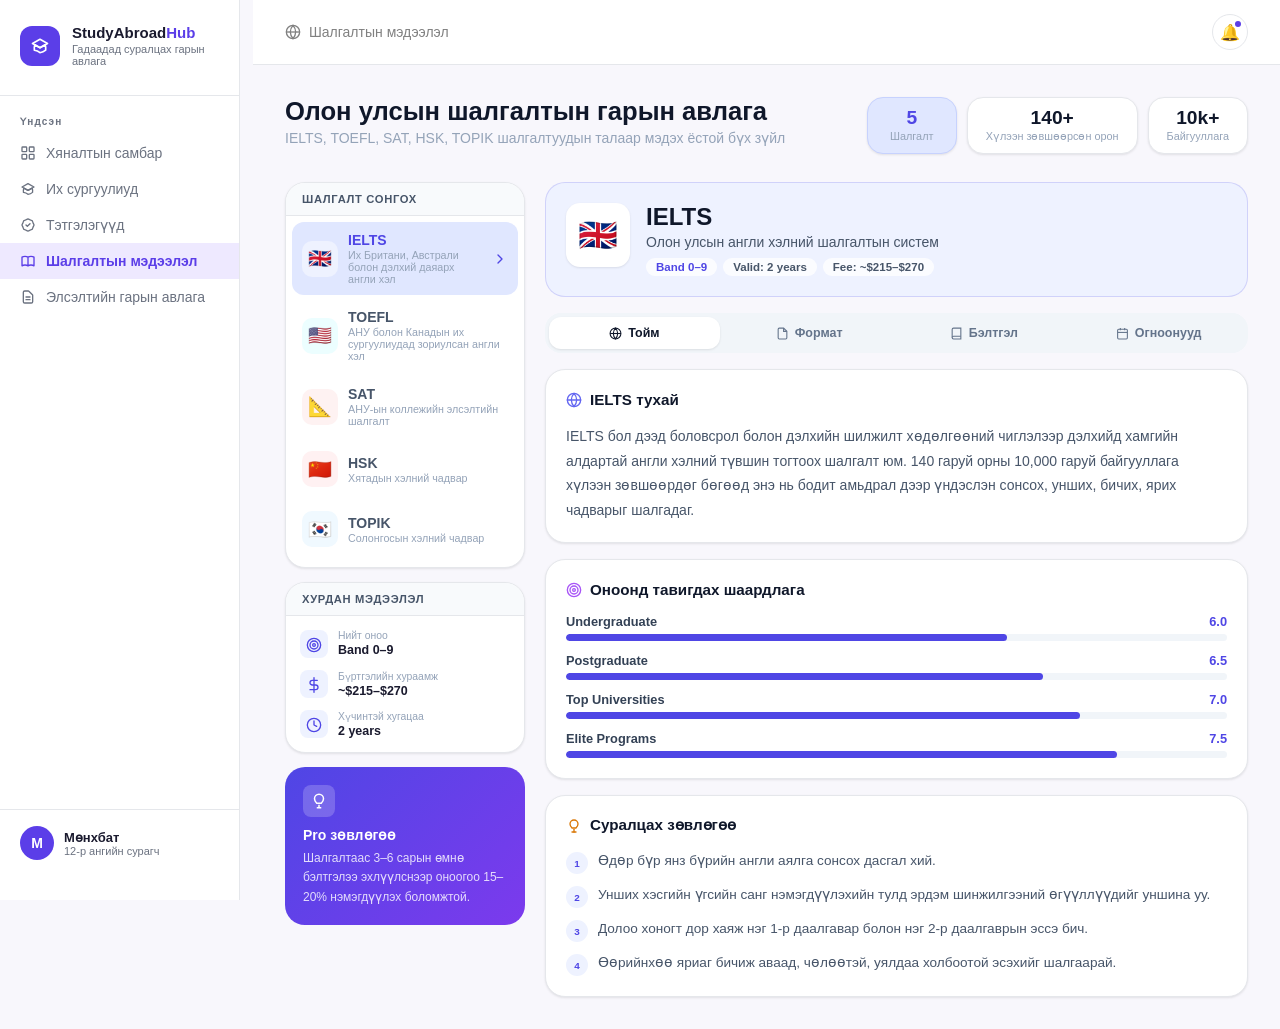
<file: exam-info.html>
<!DOCTYPE html>
<html lang="en">
<head>
  <meta charset="UTF-8" />
  <meta name="viewport" content="width=device-width, initial-scale=1.0" />
  <title>Олон улсын шалгалтын гарын авлага</title>

  <!-- Fonts -->
  <link href="https://fonts.bunny.net/css?family=plus-jakarta-sans:400,500,600,700,800&display=swap" rel="stylesheet" />

  <!-- External stylesheet -->
  <link rel="stylesheet" href="exam.css" />
</head>
<body>

  <!-- Sidebar toggle (hidden checkbox for mobile) -->
  <input type="checkbox" id="menu-toggle" class="menu-toggle-input" />

  <!-- ── SIDEBAR ── -->
  <aside class="sidebar">
    <button class="sidebar-close" onclick="document.getElementById('menu-toggle').checked = false">&#x2715;</button>

    <div class="logo">
      <div class="logo-icon">
        <svg width="20" height="20" fill="none" viewBox="0 0 24 24" stroke="white" stroke-width="2">
          <path stroke-linecap="round" stroke-linejoin="round" d="M12 14l9-5-9-5-9 5 9 5z"/>
          <path stroke-linecap="round" stroke-linejoin="round" d="M12 14l6.16-3.422a12.083 12.083 0 01.665 6.479A11.952 11.952 0 0112 20.055a11.952 11.952 0 00-6.824-2.998 12.078 12.078 0 01.665-6.479L12 14z"/>
        </svg>
      </div>
      <div class="logo-text">
        <h2>StudyAbroad<span>Hub</span></h2>
        <p>Гадаадад суралцах гарын авлага</p>
      </div>
    </div>

    <nav aria-label="Үндсэн навигаци">
      <div class="nav-label">Үндсэн</div>

      <a href="dashboard.html" class="nav-item">
        <svg width="16" height="16" fill="none" viewBox="0 0 24 24" stroke="currentColor" stroke-width="2">
          <rect x="3" y="3" width="7" height="7" rx="1"/>
          <rect x="14" y="3" width="7" height="7" rx="1"/>
          <rect x="3" y="14" width="7" height="7" rx="1"/>
          <rect x="14" y="14" width="7" height="7" rx="1"/>
        </svg>
        Хяналтын самбар
      </a>

      <a href="uni.html" class="nav-item">
        <svg width="16" height="16" fill="none" viewBox="0 0 24 24" stroke="currentColor" stroke-width="2">
          <path stroke-linecap="round" stroke-linejoin="round" d="M12 14l9-5-9-5-9 5 9 5z"/>
          <path stroke-linecap="round" stroke-linejoin="round" d="M12 14l6.16-3.422a12.083 12.083 0 01.665 6.479A11.952 11.952 0 0112 20.055a11.952 11.952 0 00-6.824-2.998 12.078 12.078 0 01.665-6.479L12 14z"/>
        </svg>
        Их сургуулиуд
      </a>

      <a href="scholar.html" class="nav-item">
        <svg width="16" height="16" fill="none" viewBox="0 0 24 24" stroke="currentColor" stroke-width="2">
          <path stroke-linecap="round" stroke-linejoin="round" d="M9 12l2 2 4-4M7.835 4.697a3.42 3.42 0 001.946-.806 3.42 3.42 0 014.438 0 3.42 3.42 0 001.946.806 3.42 3.42 0 013.138 3.138 3.42 3.42 0 00.806 1.946 3.42 3.42 0 010 4.438 3.42 3.42 0 00-.806 1.946 3.42 3.42 0 01-3.138 3.138 3.42 3.42 0 00-1.946.806 3.42 3.42 0 01-4.438 0 3.42 3.42 0 00-1.946-.806 3.42 3.42 0 01-3.138-3.138 3.42 3.42 0 00-.806-1.946 3.42 3.42 0 010-4.438 3.42 3.42 0 00.806-1.946 3.42 3.42 0 013.138-3.138z"/>
        </svg>
        Тэтгэлэгүүд
      </a>

      <a href="exam-info.html" class="nav-item active">
        <svg width="16" height="16" fill="none" viewBox="0 0 24 24" stroke="currentColor" stroke-width="2">
          <path stroke-linecap="round" stroke-linejoin="round" d="M12 6.253v13m0-13C10.832 5.477 9.246 5 7.5 5S4.168 5.477 3 6.253v13C4.168 18.477 5.754 18 7.5 18s3.332.477 4.5 1.253m0-13C13.168 5.477 14.754 5 16.5 5c1.747 0 3.332.477 4.5 1.253v13C19.832 18.477 18.247 18 16.5 18c-1.746 0-3.332.477-4.5 1.253"/>
        </svg>
        Шалгалтын мэдээлэл
      </a>

      <a href="guide.html" class="nav-item">
        <svg width="16" height="16" fill="none" viewBox="0 0 24 24" stroke="currentColor" stroke-width="2">
          <path stroke-linecap="round" stroke-linejoin="round" d="M9 12h6m-6 4h6m2 5H7a2 2 0 01-2-2V5a2 2 0 012-2h5.586a1 1 0 01.707.293l5.414 5.414a1 1 0 01.293.707V19a2 2 0 01-2 2z"/>
        </svg>
        Элсэлтийн гарын авлага
      </a>
    </nav>

    <div style="margin-top:auto; padding: 16px 20px; border-top: 1px solid var(--border);">
      <div style="display:flex; align-items:center; gap:10px;">
        <div style="width:34px;height:34px;border-radius:50%;background:var(--purple);display:flex;align-items:center;justify-content:center;color:white;font-weight:700;font-size:14px;flex-shrink:0;">М</div>
        <div>
          <div style="font-size:13px;font-weight:600;color:var(--text);">Мөнхбат</div>
          <div style="font-size:11px;color:var(--muted);">12-р ангийн сурагч</div>
        </div>
      </div>
    </div>
  </aside>

  <!-- ── MAIN ── -->
  <main class="main">

    <!-- Topbar -->
    <div class="topbar">
      <div class="topbar-left">
        <label for="menu-toggle" class="hamburger-btn">&#9776;</label>
        <svg class="globe-icon" fill="none" viewBox="0 0 24 24" stroke="currentColor" stroke-width="2">
          <circle cx="12" cy="12" r="10"/>
          <line x1="2" y1="12" x2="22" y2="12"/>
          <path d="M12 2a15.3 15.3 0 0 1 4 10 15.3 15.3 0 0 1-4 10 15.3 15.3 0 0 1-4-10 15.3 15.3 0 0 1 4-10z"/>
        </svg>
        <span>Шалгалтын мэдээлэл</span>
      </div>
      <div class="topbar-right">
        <div class="notif-btn">
          &#128276;
          <span class="notif-dot"></span>
        </div>
      </div>
    </div>

    <!-- Content -->
    <div class="content">

      <!-- Page header -->
      <div class="page-header-block">
        <div>
          <div class="page-title">Олон улсын шалгалтын гарын авлага</div>
          <div class="page-subtitle">IELTS, TOEFL, SAT, HSK, TOPIK шалгалтуудын талаар мэдэх ёстой бүх зүйл</div>
        </div>
        <div class="exam-stat-pills">
          <div class="stat-pill accent">
            <span class="stat-pill-num">5</span>
            <span class="stat-pill-label">Шалгалт</span>
          </div>
          <div class="stat-pill">
            <span class="stat-pill-num">140+</span>
            <span class="stat-pill-label">Хүлээн зөвшөөрсөн орон</span>
          </div>
          <div class="stat-pill">
            <span class="stat-pill-num">10k+</span>
            <span class="stat-pill-label">Байгууллага</span>
          </div>
        </div>
      </div>

      <!-- Two-column exam layout -->
      <div class="exam-layout">

        <!-- Left panel -->
        <div class="exam-left-panel">

          <div class="panel-card">
            <div class="panel-card-header">Шалгалт сонгох</div>
            <div class="exam-list" id="examList"></div>
          </div>

          <div class="panel-card" style="margin-top:14px;">
            <div class="panel-card-header">Хурдан мэдээлэл</div>
            <div class="quick-facts-body" id="quickFacts"></div>
          </div>

          <div class="tip-promo-card">
            <div class="tip-promo-icon">
              <svg width="18" height="18" fill="none" viewBox="0 0 24 24" stroke="white" stroke-width="2">
                <line x1="9" y1="21" x2="15" y2="21"/>
                <line x1="12" y1="17" x2="12" y2="21"/>
                <path d="M12 3a6 6 0 0 1 6 6c0 3-2 5-3 6H9c-1-1-3-3-3-6a6 6 0 0 1 6-6z"/>
              </svg>
            </div>
            <div class="tip-promo-title">Pro зөвлөгөө</div>
            <p class="tip-promo-text">Шалгалтаас 3–6 сарын өмнө бэлтгэлээ эхлүүлснээр оноогоо 15–20% нэмэгдүүлэх боломжтой.</p>
          </div>
        </div>

        <!-- Right panel -->
        <div class="exam-right-panel">

          <div class="exam-banner" id="examBanner">
            <div class="exam-banner-inner">
              <div class="exam-banner-emoji" id="bannerEmoji"></div>
              <div>
                <div class="exam-banner-title" id="bannerTitle"></div>
                <div class="exam-banner-sub" id="bannerSub"></div>
                <div class="exam-tags" id="bannerTags"></div>
              </div>
            </div>
          </div>

          <div class="exam-tabs">
            <button class="etab-btn active" data-tab="overview">
              <svg width="13" height="13" fill="none" viewBox="0 0 24 24" stroke="currentColor" stroke-width="2"><circle cx="12" cy="12" r="10"/><line x1="2" y1="12" x2="22" y2="12"/><path d="M12 2a15.3 15.3 0 0 1 4 10 15.3 15.3 0 0 1-4 10 15.3 15.3 0 0 1-4-10 15.3 15.3 0 0 1 4-10z"/></svg>
              <span>Тойм</span>
            </button>
            <button class="etab-btn" data-tab="format">
              <svg width="13" height="13" fill="none" viewBox="0 0 24 24" stroke="currentColor" stroke-width="2"><path d="M14 2H6a2 2 0 0 0-2 2v16a2 2 0 0 0 2 2h12a2 2 0 0 0 2-2V8z"/><polyline points="14 2 14 8 20 8"/></svg>
              <span>Формат</span>
            </button>
            <button class="etab-btn" data-tab="prep">
              <svg width="13" height="13" fill="none" viewBox="0 0 24 24" stroke="currentColor" stroke-width="2"><path d="M4 19.5A2.5 2.5 0 0 1 6.5 17H20"/><path d="M6.5 2H20v20H6.5A2.5 2.5 0 0 1 4 19.5v-15A2.5 2.5 0 0 1 6.5 2z"/></svg>
              <span>Бэлтгэл</span>
            </button>
            <button class="etab-btn" data-tab="dates">
              <svg width="13" height="13" fill="none" viewBox="0 0 24 24" stroke="currentColor" stroke-width="2"><rect x="3" y="4" width="18" height="18" rx="2" ry="2"/><line x1="16" y1="2" x2="16" y2="6"/><line x1="8" y1="2" x2="8" y2="6"/><line x1="3" y1="10" x2="21" y2="10"/></svg>
              <span>Огноонууд</span>
            </button>
          </div>

          <div class="etab-pane active" id="pane-overview"></div>
          <div class="etab-pane" id="pane-format"></div>
          <div class="etab-pane" id="pane-prep"></div>
          <div class="etab-pane" id="pane-dates"></div>
        </div>

      </div>
    </div>
  </main>

<script>
  const exams = {
    IELTS: {
      fullName: "Олон улсын англи хэлний шалгалтын систем",
      color: "#4f46e5", bgColor: "#eef2ff",
      totalScore: "Band 0–9", registrationFee: "~$215–$270", validity: "2 years",
      overview: "IELTS бол дээд боловсрол болон дэлхийн шилжилт хөдөлгөөний чиглэлээр дэлхийд хамгийн алдартай англи хэлний түвшин тогтоох шалгалт юм. 140 гаруй орны 10,000 гаруй байгууллага хүлээн зөвшөөрдөг бөгөөд энэ нь бодит амьдрал дээр үндэслэн сонсох, унших, бичих, ярих чадварыг шалгадаг.",
      commonRequirements: { "Undergraduate":"6.0","Postgraduate":"6.5","Top Universities":"7.0","Elite Programs":"7.5" },
      format: [
        { section:"Сонсгол", duration:"30 min", score:"Band 0–9" },
        { section:"Унших", duration:"60 min", score:"Band 0–9" },
        { section:"Бичих", duration:"60 min", score:"Band 0–9" },
        { section:"Ярих", duration:"11–14 min", score:"Band 0–9" }
      ],
      prepResources: [
        { name:"IELTS-ийн албан ёсны дадлага", type:"Official", link:"https://www.ielts.org" },
        { name:"British Council Prep", type:"Website", link:"https://www.britishcouncil.org" },
        { name:"Cambridge IELTS Books", type:"Book", link:"https://www.cambridge.org" }
      ],
      tips: [
        "Өдөр бүр янз бүрийн англи аялга сонсох дасгал хий.",
        "Унших хэсгийн үгсийн санг нэмэгдүүлэхийн тулд эрдэм шинжилгээний өгүүллүүдийг уншина уу.",
        "Долоо хоногт дор хаяж нэг 1-р даалгавар болон нэг 2-р даалгаврын эссэ бич.",
        "Өөрийнхөө яриаг бичиж аваад, чөлөөтэй, уялдаа холбоотой эсэхийг шалгаарай."
      ],
      upcomingDates: ["May 10, 2025","May 24, 2025","Jun 7, 2025","Jun 21, 2025"]
    },
    TOEFL: {
      fullName: "Гадаад хэлний англи хэлний шалгалт",
      color: "#0891b2", bgColor: "#ecfeff",
      totalScore: "0–120", registrationFee: "~$205–$260", validity: "2 years",
      overview: "TOEFL iBT нь Хойд Америкийн их сургуулиудын хувьд хамгийн өргөнөөр хүлээн зөвшөөрөгдсөн англи хэлний шалгалт юм. Энэ нь академик англи хэлийг унших, сонсох, ярих, бичих гэсэн хэсгүүдээр бодит их сургуулийн даалгавруудыг тусгасан нэгдсэн форматаар хэмждэг.",
      commonRequirements: { "Undergraduate":"72","Postgraduate":"90","Top Universities":"100","Elite Programs":"110" },
      format: [
        { section:"Унших", duration:"54–72 min", score:"0–30" },
        { section:"Сонсгол", duration:"41–57 min", score:"0–30" },
        { section:"Ярих", duration:"17 min", score:"0–30" },
        { section:"Бичих", duration:"50 min", score:"0–30" }
      ],
      prepResources: [
        { name:"ETS Official TOEFL Prep", type:"Official", link:"https://www.ets.org/toefl" },
        { name:"Magoosh TOEFL", type:"Course", link:"https://magoosh.com/toefl" },
        { name:"TOEFL Official Guide", type:"Book", link:"https://www.ets.org" }
      ],
      tips: [
        "Сонсох болон нэгтгэсэн даалгавруудын үеэр тэмдэглэл хөтлөх стратеги ашиглаарай.",
        "Бичих хэсэгт хурдан болон нарийвчлан бичих дасгал хий.",
        "Нэгтгэсэн яриа болон бичих даалгавруудтай танилц.",
        "Бүтэн урттай цагийн дасгалын шалгалтыг авахаар оролдоорой."
      ],
      upcomingDates: ["May 3, 2025","May 17, 2025","Jun 1, 2025","Jun 14, 2025"]
    },
    SAT: {
      fullName: "Scholastic Assessment Test",
      color: "#dc2626", bgColor: "#fef2f2",
      totalScore: "400–1600", registrationFee: "~$60–$103", validity: "No expiry (5 years recommended)",
      overview: "SAT нь АНУ-ын коллежийн элсэлтийн анхан шатны шалгалт юм. Энэ нь коллежид бэлэн байх, амжилтанд хүрэхэд зайлшгүй шаардлагатай нотолгоонд суурилсан унших, бичих, математикийн чадварыг үнэлдэг.",
      commonRequirements: { "Community College":"900+","State University":"1100+","Top University":"1350+","Ivy League":"1500+" },
      format: [
        { section:"Унших & Бичих (Module 1)", duration:"32 min", score:"200–800" },
        { section:"Унших & Бичих (Module 2)", duration:"32 min", score:"200–800" },
        { section:"Math (Module 1)", duration:"35 min", score:"200–800" },
        { section:"Math (Module 2)", duration:"35 min", score:"200–800" }
      ],
      prepResources: [
        { name:"Khan Academy SAT Prep", type:"Free Course", link:"https://www.khanacademy.org/sat" },
        { name:"College Board Official Prep", type:"Official", link:"https://www.collegeboard.org" },
        { name:"Princeton Review SAT", type:"Book", link:"https://www.princetonreview.com" }
      ],
      tips: [
        "Khan Academy-ийн хувийн SAT дасгалыг PSAT онооны хамт ашигла.",
        "Хэцүү унших асуултанд урьдчилан сонгох процессыг тодорхойло.",
        "Тест нь зарим боловч бүхээ өгөхгүй тул үндсэн математикийн формулыг сануул.",
        "Test day-д оролцохын тулд Bluebook апп дээр digital SAT дасгал хий."
      ],
      upcomingDates: ["May 3, 2025","Jun 7, 2025","Aug 23, 2025","Oct 4, 2025"]
    },
    HSK: {
      fullName: "Hànyǔ Shuǐpíng Kǎoshì (Chinese Proficiency Test)",
      color: "#b91c1c", bgColor: "#fff1f2",
      totalScore: "HSK 1–6 (300 pts each)", registrationFee: "~$30–$90 (varies by level)", validity: "Lifetime",
      overview: "HSK нь Хятадын засгийн газрын албан ёсны стандартчилсан шалгалт бөгөөд Хятад хэлний төрөлх хэл биш хүмүүст зориулсан Хятад хэлний түвшин тогтоох шалгалт юм. Энэ нь CEFR-тэй нийцсэн зургаан түвшинтэй (HSK 1-6) бөгөөд HSK 6 нь Хятад хэлний төрөлх хэлний чадварын түвшинг илэрхийлдэг.",
      commonRequirements: { "Basic Communication":"HSK 2","University Admission":"HSK 4","Graduate Programs":"HSK 5","Fluent Proficiency":"HSK 6" },
      format: [
        { section:"Сонсох", duration:"Level-ийн хамааралтай", score:"0–100" },
        { section:"Унших", duration:"Level-ийн хамааралтай", score:"0–100" },
        { section:"Бичих", duration:"Level-ийн хамааралтай", score:"0–100" }
      ],
      prepResources: [
        { name:"Hanban Official HSK", type:"Official", link:"http://www.chinesetest.cn" },
        { name:"HSK Online Practice", type:"Website", link:"https://www.hskonline.com" },
        { name:"Pleco Dictionary App", type:"App", link:"https://www.pleco.com" }
      ],
      tips: [
        "Хятад ханзыг гараар бичих өдөр тутмын зуршлыг бий болго.",
        "Үгийн санг хадгалахын тулд Anki гэх мэт зайтай давталтын аппликейшнуудыг ашиглаарай.",
        "Сонсох чадвараа сайжруулахын тулд Хятадын телевизийн олон ангит кино үзээрэй.",
        "Яг тодорхой форматыг ойлгохын тулд өмнөх HSK шалгалтын материалуудаас эхэл."
      ],
      upcomingDates: ["Apr 27, 2025","May 25, 2025","Jun 22, 2025","Aug 24, 2025"]
    },
    TOPIK: {
      fullName: "Test of Proficiency in Korean",
      color: "#0369a1", bgColor: "#f0f9ff",
      totalScore: "TOPIK I (200) / TOPIK II (300)", registrationFee: "~$40–$65", validity: "2 years",
      overview: "TOPIK нь Хангын албан ёсны стандартчилсан хэлний чадварын шалгалт бөгөөд Нийгэмлэгийн олон улсын боловсролын институт (NIIED)-аас олгодог. Энэ нь Хангын университет руу орох болон Хангын дотоод ажиллагаанд шаардлагатай.",
      commonRequirements: { "Basic Admission":"TOPIK I (Level 2)","Undergraduate":"TOPIK II (Level 3)","Postgraduate":"TOPIK II (Level 4)","Professional Use":"TOPIK II (Level 5–6)" },
      format: [
        { section:"TOPIK I – Listening", duration:"40 min", score:"0–100" },
        { section:"TOPIK I – Reading", duration:"60 min", score:"0–100" },
        { section:"TOPIK II – Listening", duration:"60 min", score:"0–100" },
        { section:"TOPIK II – Writing", duration:"50 min", score:"0–100" }
      ],
      prepResources: [
        { name:"TOPIK Official Website", type:"Official", link:"https://www.topik.go.kr" },
        { name:"Talk To Me In Korean", type:"Course", link:"https://talktomeinkorean.com" },
        { name:"TOPIK GUIDE", type:"Website", link:"https://www.topikguide.com" }
      ],
      tips: [
        "Сонсох чадвараа сайжруулахын тулд Солонгос мэдээ, подкаст сонсоорой.",
        "TOPIK II Уншлагын Солонгос сонины нийтлэлийг унших дадлага хий.",
        "Дүрмийн хэв маягийг түвшин тус бүрээр нь системтэйгээр сурах (TOPIK 1–6).",
        "Шалгалтын хурдыг хянахын тулд өмнөх шалгалтын материалууддаа цаг гаргаарай."
      ],
      upcomingDates: ["Apr 12, 2025","May 25, 2025","Jul 20, 2025","Oct 19, 2025"]
    }
  };

  const examIcons = { IELTS:"🇬🇧", TOEFL:"🇺🇸", SAT:"📐", HSK:"🇨🇳", TOPIK:"🇰🇷" };
  const examDescriptions = {
    IELTS: "Их Британи, Австрали болон дэлхий даяарх англи хэл",
    TOEFL: "АНУ болон Канадын их сургуулиудад зориулсан англи хэл",
    SAT: "АНУ-ын коллежийн элсэлтийн шалгалт",
    HSK: "Хятадын хэлний чадвар",
    TOPIK: "Солонгосын хэлний чадвар"
  };
  const examListKeys = ["IELTS","TOEFL","SAT","HSK","TOPIK"];
  let activeExam = "IELTS";

  function svg(path, size=16) {
    return `<svg width="${size}" height="${size}" viewBox="0 0 24 24" fill="none" stroke="currentColor" stroke-width="2" stroke-linecap="round" stroke-linejoin="round">${path}</svg>`;
  }
  const icons = {
    target:  svg('<circle cx="12" cy="12" r="10"/><circle cx="12" cy="12" r="6"/><circle cx="12" cy="12" r="2"/>'),
    clock:   svg('<circle cx="12" cy="12" r="10"/><polyline points="12 6 12 12 16 14"/>'),
    globe:   svg('<circle cx="12" cy="12" r="10"/><line x1="2" y1="12" x2="22" y2="12"/><path d="M12 2a15.3 15.3 0 0 1 4 10 15.3 15.3 0 0 1-4 10 15.3 15.3 0 0 1-4-10 15.3 15.3 0 0 1 4-10z"/>'),
    lightbulb: svg('<line x1="9" y1="21" x2="15" y2="21"/><line x1="12" y1="17" x2="12" y2="21"/><path d="M12 3a6 6 0 0 1 6 6c0 3-2 5-3 6H9c-1-1-3-3-3-6a6 6 0 0 1 6-6z"/>'),
    book:    svg('<path d="M4 19.5A2.5 2.5 0 0 1 6.5 17H20"/><path d="M6.5 2H20v20H6.5A2.5 2.5 0 0 1 4 19.5v-15A2.5 2.5 0 0 1 6.5 2z"/>'),
    calendar:svg('<rect x="3" y="4" width="18" height="18" rx="2" ry="2"/><line x1="16" y1="2" x2="16" y2="6"/><line x1="8" y1="2" x2="8" y2="6"/><line x1="3" y1="10" x2="21" y2="10"/>'),
    file:    svg('<path d="M14 2H6a2 2 0 0 0-2 2v16a2 2 0 0 0 2 2h12a2 2 0 0 0 2-2V8z"/><polyline points="14 2 14 8 20 8"/>'),
    star:    svg('<polygon points="12 2 15.09 8.26 22 9.27 17 14.14 18.18 21.02 12 17.77 5.82 21.02 7 14.14 2 9.27 8.91 8.26 12 2"/>'),
    check:   `<svg width="16" height="16" viewBox="0 0 24 24" fill="none" stroke="#22c55e" stroke-width="2.5" stroke-linecap="round" stroke-linejoin="round"><path d="M22 11.08V12a10 10 0 1 1-5.93-9.14"/><polyline points="22 4 12 14.01 9 11.01"/></svg>`,
    extLink: svg('<path d="M18 13v6a2 2 0 0 1-2 2H5a2 2 0 0 1-2-2V8a2 2 0 0 1 2-2h6"/><polyline points="15 3 21 3 21 9"/><line x1="10" y1="14" x2="21" y2="3"/>'),
    chevron: svg('<polyline points="9 18 15 12 9 6"/>'),
    dollar:  svg('<line x1="12" y1="1" x2="12" y2="23"/><path d="M17 5H9.5a3.5 3.5 0 0 0 0 7h5a3.5 3.5 0 0 1 0 7H6"/>'),
  };

  function buildExamList() {
    document.getElementById("examList").innerHTML = examListKeys.map(key => {
      const e = exams[key], active = key === activeExam;
      return `
        <button class="exam-btn${active?" active":""}" onclick="selectExam('${key}')">
          <div class="exam-icon-wrap" style="background:${e.bgColor}">${examIcons[key]}</div>
          <div class="exam-btn-text">
            <div class="exam-btn-name">${key}</div>
            <div class="exam-btn-desc">${examDescriptions[key]}</div>
          </div>
          ${active?`<span class="exam-chev">${icons.chevron}</span>`:""}
        </button>`;
    }).join("");
  }

  function buildQuickFacts() {
    const e = exams[activeExam];
    document.getElementById("quickFacts").innerHTML = [
      { label:"Нийт оноо", value:e.totalScore, icon:icons.target },
      { label:"Бүртгэлийн хураамж", value:e.registrationFee, icon:icons.dollar },
      { label:"Хүчинтэй хугацаа", value:e.validity, icon:icons.clock }
    ].map(({label,value,icon}) => `
      <div class="fact-item">
        <div class="fact-icon-wrap" style="background:${e.bgColor}">
          <span style="color:${e.color}">${icon}</span>
        </div>
        <div>
          <div class="fact-label">${label}</div>
          <div class="fact-value">${value}</div>
        </div>
      </div>`).join("");
  }

  function buildBanner() {
    const e = exams[activeExam];
    const banner = document.getElementById("examBanner");
    banner.style.backgroundColor = e.bgColor;
    banner.style.borderColor = e.color + "30";
    document.getElementById("bannerEmoji").textContent = examIcons[activeExam];
    document.getElementById("bannerTitle").textContent = activeExam;
    document.getElementById("bannerSub").textContent = e.fullName;
    document.getElementById("bannerTags").innerHTML = [
      { text:e.totalScore, colored:true },
      { text:`Valid: ${e.validity}`, colored:false },
      { text:`Fee: ${e.registrationFee}`, colored:false }
    ].map(t => `<span class="exam-tag" style="color:${t.colored?e.color:"#475569"}">${t.text}</span>`).join("");
  }

  function buildOverview() {
    const e = exams[activeExam];
    function bw(score) {
      if (activeExam==="IELTS") return Math.min((parseFloat(score)/9)*100,100);
      if (activeExam==="TOEFL") return Math.min((parseFloat(score)/120)*100,100);
      if (activeExam==="SAT")   return Math.min((parseFloat(score.replace("+",""))/1600)*100,100);
      return 70;
    }
    document.getElementById("pane-overview").innerHTML = `
      <div class="inner-card">
        <div class="inner-card-title"><span style="color:#6366f1">${icons.globe}</span> ${activeExam} тухай</div>
        <p class="overview-text">${e.overview}</p>
      </div>
      <div class="inner-card">
        <div class="inner-card-title"><span style="color:#a855f7">${icons.target}</span> Оноонд тавигдах шаардлага</div>
        ${Object.entries(e.commonRequirements).map(([lvl,sc]) => `
          <div class="score-row">
            <div class="score-meta">
              <span class="score-label">${lvl}</span>
              <span class="score-val" style="color:${e.color}">${sc}</span>
            </div>
            <div class="score-bar-bg"><div class="score-bar-fill" style="background:${e.color};width:${bw(sc)}%"></div></div>
          </div>`).join("")}
      </div>
      <div class="inner-card">
        <div class="inner-card-title"><span style="color:#d97706">${icons.lightbulb}</span> Суралцах зөвлөгөө</div>
        <ul class="tips-list">
          ${e.tips.map((tip,i) => `
            <li class="tip-item">
              <div class="tip-num" style="background:${e.bgColor};color:${e.color}">${i+1}</div>
              <span class="tip-text">${tip}</span>
            </li>`).join("")}
        </ul>
      </div>`;
  }

  function buildFormat() {
    const e = exams[activeExam];
    document.getElementById("pane-format").innerHTML = `
      <div class="inner-card">
        <div class="inner-card-title"><span style="color:#6366f1">${icons.file}</span> Шалгалтын формат</div>
        ${e.format.map((s,i) => `
          <div class="format-row">
            <div class="format-num" style="background:${e.bgColor};color:${e.color}">${i+1}</div>
            <div class="format-info">
              <div class="format-section-name">${s.section}</div>
              <div class="format-duration">${icons.clock} ${s.duration}</div>
            </div>
            <div class="format-score-badge" style="background:${e.bgColor};color:${e.color}">${s.score}</div>
          </div>`).join("")}
        <div class="total-score-banner" style="border-color:${e.color}50;background:${e.bgColor}">
          <span style="color:${e.color}">${icons.star}</span>
          <div>
            <div class="total-score-label">Нийт оноо</div>
            <div class="total-score-val" style="color:${e.color}">${e.totalScore}</div>
          </div>
        </div>
      </div>`;
  }

  function buildPrep() {
    const e = exams[activeExam];
    document.getElementById("pane-prep").innerHTML = `
      <div class="inner-card">
        <div class="inner-card-title"><span style="color:#6366f1">${icons.book}</span> Бэлтгэлийн материалууд</div>
        ${e.prepResources.map(r => `
          <div class="resource-row">
            <div class="resource-icon-wrap" style="background:${e.bgColor}"><span style="color:${e.color}">${icons.book}</span></div>
            <div class="resource-info">
              <div class="resource-name">${r.name}</div>
              <span class="resource-type-badge">${r.type}</span>
            </div>
            <a class="resource-link" href="${r.link}" target="_blank" rel="noopener">${icons.extLink} Нээх</a>
          </div>`).join("")}
      </div>
      <div class="inner-card">
        <div class="inner-card-title"><span style="color:#d97706">${icons.lightbulb}</span> Шилдэг зөвлөгөөнүүд</div>
        <div class="tips-grid">
          ${e.tips.map(tip => `
            <div class="tip-card">${icons.check}<p class="tip-card-text">${tip}</p></div>`).join("")}
        </div>
      </div>`;
  }

  function buildDates() {
    const e = exams[activeExam];
    document.getElementById("pane-dates").innerHTML = `
      <div class="inner-card">
        <div class="inner-card-title"><span style="color:#ef4444">${icons.calendar}</span> ${activeExam} шалгалтын ойрын огноонууд</div>
        ${e.upcomingDates.map((date,i) => {
          const parts = date.split(",")[0].split(" ");
          return `
          <div class="date-row">
            <div class="date-box" style="background:${e.bgColor}">
              <span class="date-day" style="color:${e.color}">${parts[1]}</span>
              <span class="date-month" style="color:${e.color}aa">${parts[0]}</span>
            </div>
            <div class="date-info">
              <div class="date-label">${date}</div>
              <div class="date-sub">${i===0?"Дараагийн боломжит огноо":`Шалгалтын сесс ${i+1}`}</div>
            </div>
            ${i===0?'<span class="badge-upcoming">Ойрхон</span>':""}
          </div>`;
        }).join("")}
        <div class="reg-tip-box">
          <span style="color:#d97706;flex-shrink:0">${icons.lightbulb}</span>
          <div>
            <div class="reg-tip-title">Бүртгэлийн зөвлөгөө</div>
            <p class="reg-tip-text">Дуртай шалгалтын төвөө болон цагийн үүрийг баталгаажуулахын тулд шалгалтын өдрөөс дор хаяж 4–6 долоо хоногийн өмнө бүртгүүлнэ үү. Бүртгэсний дараа төлбөр буцаахгүй.</p>
          </div>
        </div>
      </div>`;
  }

  function selectExam(key) {
    activeExam = key;
    buildExamList(); buildQuickFacts(); buildBanner();
    buildOverview(); buildFormat(); buildPrep(); buildDates();
    setTab("overview");
  }

  function setTab(tab) {
    document.querySelectorAll(".etab-btn").forEach(b => b.classList.toggle("active", b.dataset.tab===tab));
    document.querySelectorAll(".etab-pane").forEach(p => p.classList.toggle("active", p.id==="pane-"+tab));
  }

  document.querySelectorAll(".etab-btn").forEach(btn => btn.addEventListener("click", () => setTab(btn.dataset.tab)));

  buildExamList(); buildQuickFacts(); buildBanner();
  buildOverview(); buildFormat(); buildPrep(); buildDates();
</script>
</body>
</html>
</file>
<file: styles.css>
/* ============================================================
   GOOGLE FONTS
   ============================================================ */
@import url('https://fonts.googleapis.com/css2?family=Syne:wght@400;500;600;700;800&display=swap');
@import url('https://fonts.googleapis.com/css2?family=Space+Grotesk:wght@300;400;500;600;700&display=swap');

/* ============================================================
   DESIGN TOKENS
   ============================================================ */
:root {
  --navy:   #0A0E27;
  --lime:   #CCFF00;
  --bg:     #FAFAFA;
  --white:  #ffffff;
  --gray-400: #9CA3AF;
  --gray-500: #6B7280;
  --gray-600: #4B5563;
  --red-600:  #DC2626;

  --font-display: 'Syne', sans-serif;
  --font-body:    'Space Grotesk', sans-serif;

  --border:  2px solid var(--navy);
  --border4: 4px solid var(--navy);
  --border-lime:  4px solid var(--lime);

  --max-w: 1400px;
}

/* ============================================================
   RESET
   ============================================================ */
*, *::before, *::after { box-sizing: border-box; margin: 0; padding: 0; }
html   { font-size: 16px; scroll-behavior: smooth; }
body   { font-family: var(--font-body); background: var(--bg); color: var(--navy); line-height: 1.5; -webkit-font-smoothing: antialiased; }
h1,h2,h3,h4,h5,h6 { font-family: var(--font-display); }
a  { text-decoration: none; color: inherit; }
ul { list-style: none; }
img { display: block; max-width: 100%; }
button { font-family: var(--font-body); cursor: pointer; background: none; border: none; }

/* ============================================================
   SHARED HELPERS
   ============================================================ */
.wrap   { max-width: var(--max-w); margin: 0 auto; padding: 0 24px; }
.sec-lbl {
  display: block;
  font-size: .72rem;
  font-weight: 700;
  letter-spacing: .15em;
  text-transform: uppercase;
  color: var(--lime);
  margin-bottom: 2rem;
}
.sec-lbl--dark { color: var(--gray-500); }

/* Buttons */
.btn-lime {
  display: inline-flex; align-items: center; gap: 8px;
  padding: 15px 32px;
  background: var(--lime); color: var(--navy);
  font-weight: 700; font-size: .9rem; letter-spacing: .04em;
  transition: background .15s;
}
.btn-lime:hover { background: var(--white); }

.btn-outline-white {
  display: inline-flex; align-items: center; gap: 8px;
  padding: 15px 32px;
  border: 2px solid var(--white); color: var(--white);
  font-weight: 700; font-size: .9rem; letter-spacing: .04em;
  transition: background .15s, color .15s;
}
.btn-outline-white:hover { background: var(--white); color: var(--navy); }

.btn-navy {
  display: inline-flex; align-items: center; gap: 8px;
  padding: 15px 32px;
  background: var(--navy); color: var(--lime);
  font-weight: 700; font-size: .9rem; letter-spacing: .04em;
  transition: background .15s;
}
.btn-navy:hover { background: #000; }

.btn-navy-sm {
  display: inline-flex; align-items: center; gap: 8px;
  padding: 10px 20px;
  background: var(--navy); color: var(--lime);
  font-weight: 700; font-size: .8rem; letter-spacing: .04em;
  transition: background .15s;
}
.btn-navy-sm:hover { background: #000; }

.btn-outline-navy {
  display: inline-flex; align-items: center; gap: 8px;
  padding: 10px 20px;
  border: var(--border); color: var(--navy);
  font-weight: 700; font-size: .8rem; letter-spacing: .04em;
  transition: background .15s;
}
.btn-outline-navy:hover { background: var(--lime); }

/* Color helpers */
.bg-red-600   { background: #DC2626; }
.bg-blue-900  { background: #1E3A8A; }
.bg-blue-800  { background: #1E40AF; }
.bg-blue-700  { background: #1D4ED8; }
.bg-blue-600  { background: #2563EB; }
.bg-orange-600{ background: #EA580C; }
.bg-red-700   { background: #B91C1C; }
.bg-green-800 { background: #166534; }
.bg-green-700 { background: #15803D; }
.bg-purple-700{ background: #7C3AED; }

/* Icon helpers */
.icon { display: inline-block; fill: none; stroke: currentColor; stroke-width: 2; stroke-linecap: round; stroke-linejoin: round; vertical-align: middle; }
.icon-16  { width: 16px; height: 16px; }
.icon-18  { width: 18px; height: 18px; }
.icon-20  { width: 20px; height: 20px; }
.icon-24  { width: 24px; height: 24px; }
.icon-32  { width: 32px; height: 32px; }
.icon-48  { width: 48px; height: 48px; }
.icon-128 { width: 128px; height: 128px; }

/* ============================================================
   ███  LANDING PAGE  ███
   ============================================================ */

/* ── Navbar ───────────────────────────────────────────────── */
nav {
  position: fixed; top: 0; left: 0; right: 0; z-index: 200;
  background: var(--navy);
  border-bottom: var(--border-lime);
}
.nav__inner {
  max-width: var(--max-w); margin: 0 auto; padding: 0 24px;
  display: flex; align-items: center; justify-content: space-between;
  height: 64px;
}
.nav__logo { display: flex; align-items: center; gap: 12px; }
.nav__logo-box {
  width: 40px; height: 40px;
  background: var(--lime);
  display: flex; align-items: center; justify-content: center; flex-shrink: 0;
}
.nav__logo-box .icon { color: var(--navy); }
.nav__brand { font-family: var(--font-display); font-weight: 700; font-size: 1.1rem; color: var(--white); letter-spacing: -.02em; }
.nav__links { display: flex; align-items: center; gap: 4px; }
.nav__link { padding: 8px 16px; color: rgba(255,255,255,.7); font-weight: 500; font-size: .875rem; letter-spacing: .04em; transition: color .15s; }
.nav__link:hover { color: var(--lime); }
.nav__cta {
  padding: 8px 20px;
  background: var(--lime); color: var(--navy);
  font-weight: 700; font-size: .875rem; letter-spacing: .04em;
  transition: background .15s;
}
.nav__cta:hover { background: var(--white); }

/* ── Hero ─────────────────────────────────────────────────── */
.hero { padding-top: 64px; background: var(--navy); }
.hero__inner { padding: 96px 24px; max-width: var(--max-w); margin: 0 auto; text-align: center; }
.hero__title {
  font-family: var(--font-display); font-weight: 800;
  font-size: clamp(2.8rem, 7vw, 5rem);
  line-height: .95; letter-spacing: -.04em;
  color: var(--white); margin-bottom: 24px;
}
.hero__sub { color: rgba(255,255,255,.6); font-size: 1.1rem; line-height: 1.7; max-width: 600px; margin: 0 auto 48px; }
.hero__actions { display: flex; gap: 16px; justify-content: center; flex-wrap: wrap; }
.hero__globe { margin-top: 64px; display: flex; justify-content: center; }
.hero__globe .icon { color: var(--lime); }

/* ── University Logos ─────────────────────────────────────── */
.uni-logos { padding: 64px 0; background: var(--white); border-top: var(--border4); }
.uni-logos__title { text-align: center; font-size: .72rem; font-weight: 700; letter-spacing: .15em; text-transform: uppercase; color: var(--gray-500); margin-bottom: 32px; }
.uni-logos__grid {
  display: grid; gap: 24px;
  grid-template-columns: repeat(2, 1fr);
}
@media(min-width:768px)  { .uni-logos__grid { grid-template-columns: repeat(4,1fr); } }
@media(min-width:1024px) { .uni-logos__grid { grid-template-columns: repeat(6,1fr); } }
.uni-logo-item {
  border: var(--border); padding: 24px;
  display: flex; align-items: center; justify-content: center;
  transition: background .15s;
}
.uni-logo-item:hover { background: var(--lime); }
.uni-logo-badge { width: 64px; height: 64px; display: flex; align-items: center; justify-content: center; }
.uni-logo-badge span { color: var(--white); font-family: var(--font-display); font-weight: 900; font-size: .75rem; text-align: center; line-height: 1.2; }

/* ── Who We Are ───────────────────────────────────────────── */
.who { padding: 80px 0; background: var(--white); }
.who__grid { display: grid; gap: 64px; }
@media(min-width:1024px) { .who__grid { grid-template-columns: 1fr 1fr; align-items: center; } }
.who__heading-col { border-left: var(--border4); padding-left: 32px; }
.who__heading {
  font-family: var(--font-display); font-weight: 800;
  font-size: clamp(2rem,5vw,3.2rem); line-height: .95; letter-spacing: -.04em;
}
.who__body { color: var(--gray-600); font-size: 1.1rem; line-height: 1.7; }

/* ── Problems ─────────────────────────────────────────────── */
.problems { padding: 80px 0; background: var(--bg); }
.problems__grid { display: grid; gap: 24px; }
@media(min-width:640px) { .problems__grid { grid-template-columns: 1fr 1fr; } }
.problem-card { border: var(--border); border-top: 4px solid var(--lime); padding: 32px; }
.problem-card__num {
  display: inline-block; padding: 4px 12px;
  background: var(--lime); color: var(--navy);
  font-weight: 700; font-size: .875rem; letter-spacing: .04em; margin-bottom: 16px;
}
.problem-card__title { font-family: var(--font-display); font-weight: 700; font-size: 1.4rem; letter-spacing: -.02em; margin-bottom: 14px; }
.problem-card__desc { color: var(--gray-600); line-height: 1.7; }

/* ── Features ─────────────────────────────────────────────── */
.features { padding: 80px 0; background: var(--white); border-top: var(--border4); border-bottom: var(--border4); }
.features__grid { display: grid; gap: 24px; }
@media(min-width:640px)  { .features__grid { grid-template-columns: 1fr 1fr; } }
@media(min-width:1024px) { .features__grid { grid-template-columns: repeat(4,1fr); } }
.feat-card { border: var(--border); padding: 24px; }
.feat-card__ico { width: 48px; height: 48px; background: var(--lime); border: var(--border); display: flex; align-items: center; justify-content: center; margin-bottom: 16px; }
.feat-card__ico .icon { color: var(--navy); }
.feat-card__title { font-family: var(--font-display); font-weight: 700; font-size: 1.1rem; letter-spacing: -.02em; margin-bottom: 10px; }
.feat-card__desc { color: var(--gray-600); font-size: .875rem; line-height: 1.7; }

/* ── Classes ──────────────────────────────────────────────── */
.classes-sec { padding: 80px 0; background: var(--bg); }
.classes__grid { display: grid; gap: 24px; }
@media(min-width:640px) { .classes__grid { grid-template-columns: 1fr 1fr; } }
.class-card { border: var(--border); padding: 32px; }
.class-card__head { display: flex; align-items: flex-start; gap: 16px; margin-bottom: 14px; }
.class-card__ico { width: 40px; height: 40px; background: var(--navy); display: flex; align-items: center; justify-content: center; flex-shrink: 0; }
.class-card__ico .icon { color: var(--lime); }
.class-card__title { font-family: var(--font-display); font-weight: 700; font-size: 1.2rem; letter-spacing: -.02em; line-height: 1.3; }
.class-card__desc { color: var(--gray-600); line-height: 1.7; margin-bottom: 16px; }
.class-card__link { display: inline-flex; align-items: center; gap: 8px; color: var(--navy); font-weight: 700; font-size: .875rem; letter-spacing: .04em; transition: color .15s; }
.class-card__link:hover { color: var(--lime); }

/* ── Opportunities ────────────────────────────────────────── */
.opps { padding: 80px 0; background: var(--navy); }
.opps__grid { display: grid; gap: 24px; margin-bottom: 48px; }
@media(min-width:640px)  { .opps__grid { grid-template-columns: 1fr 1fr; } }
@media(min-width:1024px) { .opps__grid { grid-template-columns: repeat(4,1fr); } }
.opp-card { border: 2px solid rgba(255,255,255,.2); padding: 24px; }
.opp-card__title { font-family: var(--font-display); font-weight: 700; font-size: 1.1rem; color: var(--white); margin-bottom: 10px; }
.opp-card__desc  { color: rgba(255,255,255,.6); font-size: .875rem; line-height: 1.7; }
.opps__cta { border: var(--border-lime); background: var(--lime); padding: 48px; text-align: center; }
.opps__cta-title {
  font-family: var(--font-display); font-weight: 800;
  font-size: clamp(1.6rem,4vw,2.4rem); color: var(--navy);
  margin-bottom: 24px; letter-spacing: -.03em;
}

/* ── Everything You Need ──────────────────────────────────── */
.everything { padding: 80px 0; background: var(--white); border-top: var(--border4); border-bottom: var(--border4); }
.everything__item { position: relative; padding: 48px 0 48px 128px; border-bottom: var(--border); }
.everything__item:last-child { border-bottom: none; }
.everything__ghost {
  position: absolute; left: 0; top: 16px;
  font-family: var(--font-display); font-weight: 900;
  font-size: 7rem; color: var(--lime); opacity: .2; line-height: 1; pointer-events: none;
}
.everything__title { font-family: var(--font-display); font-weight: 700; font-size: 1.8rem; margin-bottom: 14px; letter-spacing: -.02em; }
.everything__desc  { color: var(--gray-600); font-size: 1.1rem; line-height: 1.7; max-width: 760px; }

/* ── Exam Orgs ────────────────────────────────────────────── */
.exam-orgs { padding: 64px 0; background: var(--bg); }
.exam-orgs__title { text-align: center; font-size: .72rem; font-weight: 700; letter-spacing: .15em; text-transform: uppercase; color: var(--gray-500); margin-bottom: 32px; }
.exam-orgs__grid { display: grid; gap: 16px; grid-template-columns: repeat(2,1fr); }
@media(min-width:768px)  { .exam-orgs__grid { grid-template-columns: repeat(3,1fr); } }
@media(min-width:1024px) { .exam-orgs__grid { grid-template-columns: repeat(6,1fr); } }
.exam-org-item { border: var(--border); padding: 16px; display: flex; flex-direction: column; align-items: center; justify-content: center; text-align: center; transition: border-color .15s; }
.exam-org-item:hover { border-color: var(--lime); }
.exam-org-badge { width: 80px; height: 80px; display: flex; align-items: center; justify-content: center; margin-bottom: 8px; }
.exam-org-badge span { color: var(--white); font-family: var(--font-display); font-weight: 900; font-size: 1.1rem; }
.exam-org-name { color: var(--gray-500); font-size: .72rem; font-weight: 700; letter-spacing: .05em; text-transform: uppercase; }

/* ── Footer ───────────────────────────────────────────────── */
.footer { padding: 48px 0; background: var(--navy); border-top: var(--border-lime); }
.footer__grid { display: grid; gap: 32px; margin-bottom: 32px; }
@media(min-width:768px) { .footer__grid { grid-template-columns: repeat(3,1fr); } }
.footer__brand-row { display: flex; align-items: center; gap: 12px; margin-bottom: 14px; }
.footer__brand-ico { width: 40px; height: 40px; background: var(--lime); display: flex; align-items: center; justify-content: center; }
.footer__brand-ico .icon { color: var(--navy); }
.footer__brand-name { font-family: var(--font-display); font-weight: 700; font-size: 1.1rem; color: var(--white); letter-spacing: -.02em; }
.footer__tagline { color: rgba(255,255,255,.6); font-size: .875rem; }
.footer__col-title { color: var(--white); font-weight: 700; font-size: .72rem; letter-spacing: .15em; text-transform: uppercase; margin-bottom: 16px; }
.footer__links { display: flex; flex-direction: column; gap: 8px; }
.footer__link { color: rgba(255,255,255,.6); font-size: .875rem; transition: color .15s; }
.footer__link:hover { color: var(--lime); }
.footer__bottom { border-top: 2px solid rgba(255,255,255,.1); padding-top: 28px; text-align: center; }
.footer__copy { color: rgba(255,255,255,.35); font-size: .72rem; letter-spacing: .08em; }

/* ============================================================
   ███  DASHBOARD PAGE  ███
   ============================================================ */

/* ── Shell ────────────────────────────────────────────────── */
.db-shell { display: flex; min-height: 100vh; background: var(--bg); }

/* ── Sidebar ──────────────────────────────────────────────── */
.db-sidebar {
  width: 260px; flex-shrink: 0;
  background: var(--navy);
  display: flex; flex-direction: column;
  position: fixed; top: 0; left: 0; bottom: 0; z-index: 100;
  overflow-y: auto;
}
.db-sidebar__logo-wrap {
  padding: 0 20px; height: 64px;
  display: flex; align-items: center; gap: 10px;
  border-bottom: 2px solid rgba(255,255,255,.08);
  flex-shrink: 0;
}
.db-sidebar__logo-box { width: 36px; height: 36px; background: var(--lime); display: flex; align-items: center; justify-content: center; flex-shrink: 0; }
.db-sidebar__logo-box .icon { color: var(--navy); }
.db-sidebar__brand { font-family: var(--font-display); font-weight: 700; font-size: 1rem; color: var(--white); letter-spacing: -.02em; }
.db-sidebar__nav { padding: 16px 0; flex: 1; }
.db-sidebar__section { padding: 0 12px; margin-bottom: 8px; }
.db-sidebar__section-label { font-size: .68rem; font-weight: 700; letter-spacing: .14em; text-transform: uppercase; color: rgba(255,255,255,.3); padding: 8px 12px 4px; }
.db-sidebar__item {
  display: flex; align-items: center; gap: 12px;
  padding: 10px 12px;
  color: rgba(255,255,255,.65); font-weight: 600; font-size: .875rem;
  border-radius: 0; transition: background .15s, color .15s;
  width: 100%;
  border-left: 3px solid transparent;
}
.db-sidebar__item:hover { background: rgba(255,255,255,.06); color: var(--white); }
.db-sidebar__item.active { background: rgba(204,255,0,.1); color: var(--lime); border-left-color: var(--lime); }
.db-sidebar__item .icon { flex-shrink: 0; }
.db-sidebar__footer {
  padding: 16px 12px;
  border-top: 2px solid rgba(255,255,255,.08);
  flex-shrink: 0;
}
.db-sidebar__user { display: flex; align-items: center; gap: 10px; }
.db-sidebar__avatar {
  width: 36px; height: 36px; background: var(--lime); border: 2px solid rgba(204,255,0,.4);
  display: flex; align-items: center; justify-content: center; flex-shrink: 0;
  font-family: var(--font-display); font-weight: 700; font-size: .875rem; color: var(--navy);
}
.db-sidebar__user-name { color: var(--white); font-weight: 600; font-size: .875rem; }
.db-sidebar__user-role { color: rgba(255,255,255,.4); font-size: .72rem; }

/* ── Main Area ────────────────────────────────────────────── */
.db-main { margin-left: 260px; flex: 1; display: flex; flex-direction: column; min-height: 100vh; }

/* ── Top Bar ──────────────────────────────────────────────── */
.db-topbar {
  height: 64px; background: var(--white);
  border-bottom: var(--border);
  display: flex; align-items: center; justify-content: space-between;
  padding: 0 24px; flex-shrink: 0;
  position: sticky; top: 0; z-index: 50;
}
.db-topbar__title { font-family: var(--font-display); font-weight: 800; font-size: 1.5rem; letter-spacing: -.04em; color: var(--navy); }
.db-topbar__actions { display: flex; align-items: center; gap: 12px; }
.db-topbar__link {
  padding: 8px 20px;
  border: var(--border); color: var(--navy);
  font-weight: 700; font-size: .8rem; letter-spacing: .04em;
  transition: background .15s;
}
.db-topbar__link:hover { background: var(--lime); }
.db-topbar__cta {
  padding: 8px 20px;
  background: var(--navy); color: var(--lime);
  font-weight: 700; font-size: .8rem; letter-spacing: .04em;
  transition: background .15s;
}
.db-topbar__cta:hover { background: #000; }

/* ── Dashboard Content ────────────────────────────────────── */
.db-content { padding: 28px 28px 48px; flex: 1; }

/* Page header */
.db-header { padding-bottom: 28px; border-bottom: var(--border4); margin-bottom: 28px; }
.db-header__title {
  font-family: var(--font-display); font-weight: 800;
  font-size: clamp(2rem,4vw,3rem); letter-spacing: -.04em; line-height: .95;
  margin-bottom: 8px;
}
.db-header__sub { color: var(--gray-500); font-weight: 500; }
.db-header__row { display: flex; align-items: center; justify-content: space-between; flex-wrap: wrap; gap: 12px; margin-top: 12px; }

/* Grid layout */
.db-grid { display: grid; gap: 24px; }
@media(min-width:1100px) { .db-grid { grid-template-columns: 1fr 320px; } }
.db-col-main { display: flex; flex-direction: column; gap: 24px; }
.db-col-side { display: flex; flex-direction: column; gap: 24px; }

/* Card shell */
.db-card { border: var(--border); background: var(--white); padding: 24px; }

/* ── Quick Actions ────────────────────────────────────────── */
.qa-title { font-family: var(--font-display); font-weight: 700; font-size: 1.1rem; letter-spacing: -.01em; text-transform: uppercase; margin-bottom: 16px; }
.qa-grid { display: grid; grid-template-columns: repeat(4,1fr); gap: 16px; }
@media(max-width:600px) { .qa-grid { grid-template-columns: repeat(2,1fr); } }
.qa-item {
  display: flex; flex-direction: column; align-items: center; justify-content: center;
  gap: 10px; padding: 24px 16px;
  border: var(--border); transition: background .15s;
  color: var(--navy);
}
.qa-item:hover { background: var(--lime); }
.qa-item .icon { width: 32px; height: 32px; }
.qa-item span { font-weight: 700; font-size: .72rem; letter-spacing: .1em; text-transform: uppercase; text-align: center; }

/* ── Tracker ──────────────────────────────────────────────── */
.tracker-header { display: flex; align-items: center; justify-content: space-between; margin-bottom: 20px; padding-bottom: 16px; border-bottom: var(--border); }
.tracker-title { font-family: var(--font-display); font-weight: 700; font-size: 1.1rem; letter-spacing: -.01em; text-transform: uppercase; }
.tracker-empty {
  padding: 40px 20px; border: 2px dashed var(--navy);
  text-align: center;
}
.tracker-empty .icon { color: var(--navy); margin: 0 auto 16px; }
.tracker-empty__title { font-weight: 700; margin-bottom: 6px; }
.tracker-empty__sub { color: var(--gray-500); font-size: .875rem; margin-bottom: 20px; }

/* Tracker progress card */
.tracker-card { border: var(--border); margin-bottom: 16px; }
.tracker-card:last-child { margin-bottom: 0; }
.tracker-card__top { padding: 16px 20px; border-bottom: var(--border); display: flex; align-items: center; gap: 16px; }
.tracker-card__logo {
  width: 52px; height: 52px; background: var(--navy);
  border: 2px solid var(--lime); display: flex; align-items: center; justify-content: center; flex-shrink: 0;
  font-family: var(--font-display); font-weight: 900; font-size: .72rem; color: var(--lime); text-align: center;
}
.tracker-card__info { flex: 1; }
.tracker-card__name { font-weight: 700; font-size: 1rem; margin-bottom: 2px; }
.tracker-card__meta { color: var(--gray-500); font-size: .8rem; }
.tracker-card__pct { font-family: var(--font-display); font-weight: 800; font-size: 1.4rem; color: var(--navy); }
.tracker-card__progress { padding: 16px 20px; }
.tracker-prog-label { display: flex; justify-content: space-between; margin-bottom: 6px; font-size: .8rem; font-weight: 600; color: var(--gray-600); }
.tracker-prog-bar { height: 12px; border: var(--border); overflow: hidden; margin-bottom: 16px; }
.tracker-prog-fill { height: 100%; background: var(--lime); transition: width .4s; }
.tracker-milestones { display: grid; grid-template-columns: repeat(4,1fr); gap: 8px; }
@media(max-width:600px) { .tracker-milestones { grid-template-columns: repeat(2,1fr); } }
.milestone-item {
  border: var(--border); padding: 10px 8px; text-align: center;
  font-size: .72rem; font-weight: 700; letter-spacing: .03em;
  color: var(--gray-600); transition: background .15s, color .15s;
}
.milestone-item.done { background: var(--lime); color: var(--navy); border-color: var(--navy); }

/* ── Saved Lists ──────────────────────────────────────────── */
.saved-header { display: flex; align-items: center; justify-content: space-between; margin-bottom: 20px; padding-bottom: 16px; border-bottom: var(--border); }
.saved-header__title { font-family: var(--font-display); font-weight: 700; font-size: 1.1rem; letter-spacing: -.01em; text-transform: uppercase; }
.saved-header__link { display: flex; align-items: center; gap: 6px; font-weight: 700; font-size: .72rem; letter-spacing: .08em; text-transform: uppercase; color: var(--navy); transition: color .15s; }
.saved-header__link:hover { color: var(--lime); }
.saved-empty { padding: 40px 20px; border: 2px dashed var(--navy); text-align: center; }
.saved-empty .icon { color: var(--navy); margin: 0 auto 14px; }
.saved-empty__title { font-weight: 700; margin-bottom: 6px; }
.saved-empty__sub { color: var(--gray-500); font-size: .875rem; margin-bottom: 18px; }

.saved-list { border: var(--border); }
.saved-list__item { display: flex; align-items: center; gap: 14px; padding: 14px 16px; border-bottom: var(--border); transition: background .15s; }
.saved-list__item:last-child { border-bottom: none; }
.saved-list__item:hover { background: var(--lime); }
.saved-list__logo {
  width: 48px; height: 48px; background: var(--navy);
  border: 2px solid var(--lime); display: flex; align-items: center; justify-content: center; flex-shrink: 0;
  font-family: var(--font-display); font-weight: 900; font-size: .7rem; color: var(--lime); text-align: center;
}
.saved-list__logo--lime { background: var(--lime); border-color: var(--navy); }
.saved-list__logo--lime .icon { color: var(--navy); }
.saved-list__info { flex: 1; min-width: 0; }
.saved-list__name { font-weight: 700; white-space: nowrap; overflow: hidden; text-overflow: ellipsis; font-size: .95rem; }
.saved-list__meta { color: var(--gray-500); font-size: .8rem; margin-top: 2px; }
.saved-list__badge {
  padding: 4px 10px; border: var(--border);
  font-weight: 700; font-size: .72rem; letter-spacing: .04em;
  white-space: nowrap;
}
.saved-list__badge--lime { background: var(--lime); }
.saved-list__deadline { color: var(--gray-400); font-size: .72rem; margin-top: 4px; text-align: right; }

/* ── Sidebar Widgets ──────────────────────────────────────── */
/* Deadlines */
.deadlines-card { border: var(--border); background: var(--lime); padding: 24px; }
.deadlines-header { display: flex; align-items: center; gap: 8px; margin-bottom: 20px; padding-bottom: 14px; border-bottom: var(--border); }
.deadlines-header .icon { color: var(--navy); }
.deadlines-title { font-family: var(--font-display); font-weight: 700; font-size: 1.05rem; letter-spacing: -.01em; text-transform: uppercase; }
.deadline-item { border-left: 4px solid var(--navy); padding-left: 14px; padding-top: 6px; padding-bottom: 6px; margin-bottom: 14px; }
.deadline-item:last-child { margin-bottom: 0; }
.deadline-name { font-weight: 700; font-size: .875rem; margin-bottom: 6px; color: var(--navy); line-height: 1.3; }
.deadline-meta { display: flex; align-items: center; gap: 8px; }
.badge-urgent   { padding: 3px 8px; background: var(--red-600); color: var(--white); font-weight: 700; font-size: .68rem; letter-spacing: .06em; }
.badge-soon     { padding: 3px 8px; background: var(--navy);    color: var(--lime);  font-weight: 700; font-size: .68rem; letter-spacing: .06em; }
.badge-ok       { padding: 3px 8px; border: var(--border); background: var(--white); color: var(--navy); font-weight: 700; font-size: .68rem; letter-spacing: .06em; }
.deadline-date  { color: rgba(10,14,39,.6); font-size: .75rem; font-weight: 600; }

/* Exam Prep */
.examprep-header { display: flex; align-items: center; gap: 8px; margin-bottom: 20px; padding-bottom: 14px; border-bottom: var(--border); }
.examprep-header .icon { color: var(--navy); }
.examprep-title { font-family: var(--font-display); font-weight: 700; font-size: 1.05rem; letter-spacing: -.01em; text-transform: uppercase; }
.examprep-row { margin-bottom: 16px; }
.examprep-row:last-child { margin-bottom: 0; }
.examprep-info { display: flex; justify-content: space-between; align-items: center; margin-bottom: 6px; }
.examprep-name   { font-weight: 700; font-size: .875rem; }
.examprep-target { color: var(--gray-500); font-size: .75rem; }
.examprep-bar    { height: 12px; border: var(--border); overflow: hidden; margin-bottom: 4px; }
.examprep-fill   { height: 100%; background: var(--lime); }
.examprep-pct    { color: var(--gray-500); font-size: .72rem; font-weight: 600; }
.examprep-btn {
  display: flex; align-items: center; justify-content: center; gap: 8px;
  width: 100%; margin-top: 20px; padding: 11px 16px;
  border: var(--border); color: var(--navy);
  font-weight: 700; font-size: .8rem; letter-spacing: .04em;
  transition: background .15s;
}
.examprep-btn:hover { background: var(--lime); }

/* Recent Activity */
.activity-title { font-family: var(--font-display); font-weight: 700; font-size: 1.05rem; letter-spacing: -.01em; text-transform: uppercase; margin-bottom: 20px; padding-bottom: 14px; border-bottom: var(--border); }
.activity-item { display: flex; align-items: flex-start; gap: 12px; padding: 12px 0; border-bottom: 1px solid #E5E7EB; }
.activity-item:last-child { border-bottom: none; }
.activity-ico { width: 32px; height: 32px; border: var(--border); display: flex; align-items: center; justify-content: center; flex-shrink: 0; }
.activity-ico .icon { color: var(--navy); }
.activity-action { font-weight: 700; font-size: .875rem; margin-bottom: 2px; }
.activity-detail { color: var(--gray-500); font-size: .75rem; }
.activity-time   { color: var(--gray-400); font-size: .72rem; margin-top: 2px; }
</file>
<file: auth.css>
/* ── RESET & ROOT ── */
*, *::before, *::after {
  box-sizing: border-box;
  margin: 0;
  padding: 0;
}

:root {
  --indigo:       #4f46e5;
  --indigo-dark:  #4338ca;
  --indigo-light: #e0e7ff;
  --purple:       #7c3aed;
  --purple-light: #ede9fe;
  --slate-900:    #0f172a;
  --slate-700:    #334155;
  --slate-600:    #475569;
  --slate-500:    #64748b;
  --slate-400:    #94a3b8;
  --slate-200:    #e2e8f0;
  --slate-100:    #f1f5f9;
  --slate-50:     #f8fafc;
  --red:          #dc2626;
  --font:         'Plus Jakarta Sans', sans-serif;
  --radius:       12px;
  --radius-lg:    16px;
  --radius-xl:    20px;
  --shadow-sm:    0 1px 3px rgba(0,0,0,.06), 0 1px 2px rgba(0,0,0,.04);
  --shadow:       0 4px 16px rgba(0,0,0,.08);
  --shadow-lg:    0 8px 32px rgba(0,0,0,.14);
}

body {
  font-family: var(--font);
  color: var(--slate-700);
  background: linear-gradient(135deg, #eef2ff 0%, #fff 50%, #f5f3ff 100%);
  min-height: 100vh;
  display: flex;
  align-items: center;
  justify-content: center;
  padding: 24px;
}

/* ── BACKGROUND BLOBS ── */
.bg-blob-1 {
  position: fixed;
  top: -80px; right: -80px;
  width: 420px; height: 420px;
  border-radius: 50%;
  background: rgba(99, 102, 241, .12);
  filter: blur(72px);
  pointer-events: none;
}

.bg-blob-2 {
  position: fixed;
  bottom: -100px; left: -60px;
  width: 480px; height: 480px;
  border-radius: 50%;
  background: rgba(139, 92, 246, .1);
  filter: blur(72px);
  pointer-events: none;
}

/* ── AUTH WRAPPER ── */
.auth-wrapper {
  width: 100%;
  max-width: 440px;
  position: relative;
  z-index: 1;
}

/* ── LOGO ── */
.auth-logo {
  display: flex;
  align-items: center;
  justify-content: center;
  gap: 10px;
  text-decoration: none;
  margin-bottom: 32px;
}

.auth-logo-icon {
  width: 40px; height: 40px;
  border-radius: 12px;
  background: linear-gradient(135deg, var(--indigo), var(--purple));
  display: flex;
  align-items: center;
  justify-content: center;
}

.auth-logo-icon svg {
  width: 22px; height: 22px;
  color: #fff;
}

.auth-logo-text {
  font-size: 1.15rem;
  font-weight: 700;
  color: var(--slate-900);
}

.auth-logo-text span { color: var(--indigo); }

/* ── CARD ── */
.auth-card {
  background: #fff;
  border-radius: var(--radius-xl);
  border: 1px solid var(--slate-100);
  box-shadow: var(--shadow-lg);
  padding: 36px 32px;
}

/* ── TABS ── */
.auth-tabs {
  display: flex;
  background: var(--slate-50);
  border-radius: var(--radius);
  padding: 4px;
  margin-bottom: 28px;
}

.tab-btn {
  flex: 1;
  padding: 8px;
  border: none;
  background: none;
  font-family: var(--font);
  font-size: .875rem;
  font-weight: 600;
  color: var(--slate-400);
  border-radius: 9px;
  cursor: pointer;
  transition: all .2s;
}

.tab-btn.active {
  background: #fff;
  color: var(--indigo);
  box-shadow: var(--shadow-sm);
}

/* ── FORM PANELS ── */
.auth-panel { display: none; }
.auth-panel.active { display: block; }

.auth-heading {
  font-size: 1.4rem;
  font-weight: 800;
  color: var(--slate-900);
  margin-bottom: 6px;
}

.auth-subheading {
  font-size: .875rem;
  color: var(--slate-400);
  margin-bottom: 24px;
}

/* ── FORM ELEMENTS ── */
.form-group { margin-bottom: 16px; }

.form-label {
  display: block;
  font-size: .8rem;
  font-weight: 600;
  color: var(--slate-700);
  margin-bottom: 6px;
}

.form-input {
  width: 100%;
  padding: 11px 14px;
  font-family: var(--font);
  font-size: .875rem;
  color: var(--slate-700);
  background: #fff;
  border: 1px solid var(--slate-200);
  border-radius: var(--radius);
  outline: none;
  transition: border-color .2s, box-shadow .2s;
}

.form-input::placeholder { color: var(--slate-400); }

.form-input:focus {
  border-color: #a5b4fc;
  box-shadow: 0 0 0 3px rgba(99, 102, 241, .1);
}

.form-row {
  display: grid;
  grid-template-columns: 1fr 1fr;
  gap: 12px;
}

/* ── FORGOT LINK ── */
.form-meta {
  display: flex;
  justify-content: flex-end;
  margin-bottom: 6px;
}

.forgot-link {
  font-size: .78rem;
  font-weight: 600;
  color: var(--indigo);
  text-decoration: none;
}

.forgot-link:hover { color: var(--indigo-dark); }

/* ── SUBMIT BUTTON ── */
.btn-submit {
  width: 100%;
  padding: 12px;
  background: linear-gradient(135deg, var(--indigo), var(--purple));
  color: #fff;
  border: none;
  border-radius: var(--radius);
  font-family: var(--font);
  font-size: .95rem;
  font-weight: 700;
  cursor: pointer;
  transition: opacity .2s;
  margin-top: 8px;
}

.btn-submit:hover { opacity: .9; }

/* ── DIVIDER ── */
.divider {
  display: flex;
  align-items: center;
  gap: 12px;
  margin: 20px 0;
  color: var(--slate-300);
  font-size: .78rem;
}

.divider::before,
.divider::after {
  content: '';
  flex: 1;
  height: 1px;
  background: var(--slate-200);
}

/* ── SOCIAL BUTTONS ── */
.social-btns {
  display: grid;
  grid-template-columns: 1fr 1fr;
  gap: 10px;
}

.btn-social {
  display: flex;
  align-items: center;
  justify-content: center;
  gap: 8px;
  padding: 10px;
  border: 1px solid var(--slate-200);
  border-radius: var(--radius);
  background: #fff;
  font-family: var(--font);
  font-size: .8rem;
  font-weight: 600;
  color: var(--slate-700);
  cursor: pointer;
  transition: border-color .2s, background .2s;
}

.btn-social:hover {
  border-color: #a5b4fc;
  background: var(--slate-50);
}

.btn-social svg { width: 18px; height: 18px; }

/* ── TERMS NOTE ── */
.terms-note {
  font-size: .75rem;
  color: var(--slate-400);
  text-align: center;
  margin-top: 20px;
  line-height: 1.6;
}

.terms-note a {
  color: var(--indigo);
  text-decoration: none;
  font-weight: 600;
}

/* ── BACK LINK ── */
.back-link {
  display: flex;
  align-items: center;
  justify-content: center;
  gap: 6px;
  margin-top: 20px;
  font-size: .8rem;
  color: var(--slate-400);
  text-decoration: none;
  transition: color .2s;
}

.back-link:hover { color: var(--indigo); }

.back-link svg { width: 14px; height: 14px; }

/* ── RESPONSIVE ── */
@media (max-width: 480px) {
  .auth-card { padding: 28px 20px; }
  .form-row  { grid-template-columns: 1fr; }
}

/* ── FORM VALIDATION ── */
.form-error {
  display: block;
  font-size: .75rem;
  color: var(--red);
  margin-top: 5px;
  min-height: 1em;
}

.form-input.invalid {
  border-color: var(--red);
  box-shadow: 0 0 0 3px rgba(220, 38, 38, .1);
}

.btn-submit:disabled {
  opacity: .7;
  cursor: not-allowed;
}
</file>
<file: exam.css>
/* ════════════════════════════════════
   RESET
════════════════════════════════════ */
*, *::before, *::after {
  box-sizing: border-box;
  margin: 0;
  padding: 0;
}

/* ════════════════════════════════════
   CSS VARIABLES  (mirrors dashboard.css + scholar.css)
════════════════════════════════════ */
:root {
  --purple:        #5B3EE8;
  --purple-light:  #EEE9FF;
  --indigo:        #4f46e5;
  --indigo-dark:   #4338ca;
  --indigo-light:  #e0e7ff;
  --text:          #1A1A2E;
  --muted:         #6B7280;
  --bg:            #F8F7FC;
  --white:         #FFFFFF;
  --border:        #E5E7EB;
  --slate-900:     #0f172a;
  --slate-700:     #334155;
  --slate-600:     #475569;
  --slate-500:     #64748b;
  --slate-400:     #94a3b8;
  --slate-200:     #e2e8f0;
  --slate-100:     #f1f5f9;
  --slate-50:      #f8fafc;
  --green:         #16a34a;
  --amber:         #d97706;
  --font:          'Plus Jakarta Sans', 'DM Sans', sans-serif;
  --radius:        12px;
  --radius-lg:     16px;
  --radius-xl:     20px;
  --shadow-sm:     0 1px 3px rgba(0,0,0,.06), 0 1px 2px rgba(0,0,0,.04);
  --shadow:        0 4px 16px rgba(0,0,0,.08);
}
  
/* ════════════════════════════════════
   BASE
════════════════════════════════════ */
body {
  font-family: var(--font);
  background: var(--bg);
  color: var(--text);
  display: flex;
  min-height: 100vh;
  -webkit-font-smoothing: antialiased;
}

svg { display: inline-block; vertical-align: middle; }
a   { text-decoration: none; }
button { cursor: pointer; font-family: var(--font); border: none; background: none; }
ul { list-style: none; }

/* ════════════════════════════════════
   SIDEBAR  (identical to scholar.css)
════════════════════════════════════ */
.sidebar {
  width: 240px;
  min-height: 100vh;
  background: var(--white); 
  border-right: 1px solid var(--border);
  display: flex;
  flex-direction: column;
  padding: 24px 0;
  position: fixed;
  top: 0; left: 0; bottom: 0;
  z-index: 50;
}

.logo {
  display: flex;
  align-items: center;
  gap: 12px;
  padding: 0 20px 28px;
  border-bottom: 1px solid var(--border);
}

.logo-icon {
  width: 40px; height: 40px;
  background: var(--purple);
  border-radius: 12px;
  display: flex;
  align-items: center;
  justify-content: center;
  flex-shrink: 0;
}

.logo-icon img {
  width: 55%; height: 70%;
  object-fit: contain;
  filter: brightness(0) invert(1);
}

.logo-text h2 { font-size: 15px; font-weight: 700; color: var(--text); }
.logo-text h2 span { color: var(--purple); }
.logo-text p  { font-size: 11px; color: var(--muted); margin-top: 2px; }

.nav-label {
  font-size: 10px;
  font-weight: 600;
  letter-spacing: 0.12em;
  color: var(--muted);
  padding: 20px 20px 8px;
}

.nav-item {
  display: flex;
  align-items: center;
  gap: 10px;
  padding: 10px 20px;
  font-size: 14px;
  font-weight: 500;
  color: var(--muted);
  cursor: pointer;
  transition: all 0.18s;
  text-decoration: none;
}

.nav-item img {
  width: 16px; height: 16px;
  margin-left: 4px; margin-top: 4px;
}

.nav-item:hover { background: var(--purple-light); color: var(--purple); }
.nav-item.active { background: var(--purple-light); color: var(--purple); font-weight: 600; }
.nav-item .icon  { font-size: 16px; width: 20px; text-align: center; }
.nav-item .arrow { margin-left: auto; font-size: 12px; }

/* ════════════════════════════════════
   MAIN AREA
════════════════════════════════════ */
.main {
  margin-left: 240px;
  flex: 1;
  display: flex;
  flex-direction: column;
  min-width: 0;
}

/* ════════════════════════════════════
   TOPBAR
════════════════════════════════════ */
.topbar {
  background: var(--white);
  border-bottom: 1px solid var(--border);
  padding: 14px 32px;
  display: flex;
  align-items: center;
  justify-content: space-between;
  position: sticky;
  top: 0;
  z-index: 10;
}

.topbar-left {
  display: flex;
  align-items: center;
  gap: 8px;
  font-size: 14px;
  color: gray;
}

.globe-icon { width: 16px; height: 16px; object-fit: contain; }
.topbar-left span { font-weight: 500; }

.topbar-right {
  display: flex;
  align-items: center;
  gap: 16px;
}

.notif-btn {
  width: 36px; height: 36px;
  border-radius: 50%;
  background: var(--white);
  display: flex;
  align-items: center;
  justify-content: center;
  cursor: pointer;
  font-size: 16px;
  position: relative;
  border: 1px solid var(--border);
}

.notif-btn:hover { background: var(--slate-50); }

.notif-dot {
  width: 10px; height: 10px;
  background: var(--purple);
  border-radius: 50%;
  position: absolute;
  top: 4px; right: 4px;
  border: 2px solid white;
}

/* ════════════════════════════════════
   CONTENT AREA
════════════════════════════════════ */
.content {
  padding: 32px;
  flex: 1;
}

/* ── Page Header ── */
.page-header-block {
  display: flex;
  align-items: flex-start;
  justify-content: space-between;
  flex-wrap: wrap;
  gap: 16px;
  margin-bottom: 28px;
}

.page-title {
  font-size: 1.6rem;
  font-weight: 800;
  color: var(--slate-900);
  margin-bottom: 4px;
}

.page-subtitle {
  font-size: 0.875rem;
  color: var(--slate-400);
}

/* ── Stat Pills (top right header) ── */
.exam-stat-pills {
  display: flex;
  gap: 10px;
  flex-wrap: wrap;
}

.stat-pill {
  display: flex;
  flex-direction: column;
  align-items: center;
  padding: 10px 18px;
  background: var(--white);
  border: 1px solid var(--border);
  border-radius: var(--radius-lg);
  min-width: 90px;
  box-shadow: var(--shadow-sm);
}

.stat-pill.accent {
  background: var(--indigo-light);
  border-color: #c7d2fe;
}

.stat-pill-num {
  font-size: 1.2rem;
  font-weight: 800;
  color: var(--slate-900);
  line-height: 1;
}

.stat-pill.accent .stat-pill-num { color: var(--indigo); }

.stat-pill-label {
  font-size: 0.68rem;
  color: var(--slate-400);
  margin-top: 3px;
  text-align: center;
  font-weight: 500;
}

/* ════════════════════════════════════
   TWO-COLUMN EXAM LAYOUT
════════════════════════════════════ */
.exam-layout {
  display: flex;
  gap: 20px;
  align-items: flex-start;
}

/* ── Left Panel ── */
.exam-left-panel {
  width: 240px;
  flex-shrink: 0;
}

/* Panel Card (selector + quick facts) */
.panel-card {
  background: var(--white);
  border-radius: var(--radius-xl);
  border: 1px solid var(--border);
  box-shadow: var(--shadow-sm);
  overflow: hidden;
}

.panel-card-header {
  padding: 10px 16px;
  border-bottom: 1px solid var(--border);
  background: var(--slate-50);
  font-size: 0.7rem;
  font-weight: 700;
  color: var(--slate-600);
  text-transform: uppercase;
  letter-spacing: 0.06em;
}

/* Exam list buttons */
.exam-list { padding: 6px; }

.exam-btn {
  width: 100%;
  display: flex;
  align-items: center;
  gap: 10px;
  padding: 10px;
  border-radius: var(--radius);
  text-align: left;
  transition: background 0.15s, color 0.15s;
  margin-bottom: 4px;
  color: var(--slate-600);
}

.exam-btn:hover { background: var(--slate-50); }
.exam-btn.active { background: var(--indigo-light); color: var(--indigo); }

.exam-icon-wrap {
  width: 36px; height: 36px;
  border-radius: 10px;
  display: flex;
  align-items: center;
  justify-content: center;
  font-size: 1.2rem;
  flex-shrink: 0;
}

.exam-btn-text { flex: 1; min-width: 0; }
.exam-btn-name { font-size: 0.875rem; font-weight: 600; }
.exam-btn.active .exam-btn-name { font-weight: 700; }
.exam-btn-desc { font-size: 0.67rem; color: var(--slate-400); margin-top: 1px; }
.exam-chev { margin-left: auto; flex-shrink: 0; }

/* Quick Facts */
.quick-facts-body { padding: 14px; }

.fact-item {
  display: flex;
  align-items: flex-start;
  gap: 10px;
  margin-bottom: 12px;
}

.fact-item:last-child { margin-bottom: 0; }

.fact-icon-wrap {
  width: 28px; height: 28px;
  border-radius: 8px;
  display: flex;
  align-items: center;
  justify-content: center;
  flex-shrink: 0;
}

.fact-label {
  font-size: 0.65rem;
  color: var(--slate-400);
  margin-bottom: 2px;
  font-weight: 500;
}

.fact-value {
  font-size: 0.78rem;
  font-weight: 700;
  color: var(--slate-800);
}

/* Promo tip card */
.tip-promo-card {
  margin-top: 14px;
  background: linear-gradient(135deg, var(--indigo), #7c3aed);
  border-radius: var(--radius-xl);
  padding: 18px;
  color: white;
}

.tip-promo-icon {
  width: 32px; height: 32px;
  background: rgba(255,255,255,0.2);
  border-radius: 8px;
  display: flex;
  align-items: center;
  justify-content: center;
  margin-bottom: 10px;
  color: white;
}

.tip-promo-title {
  font-size: 0.875rem;
  font-weight: 700;
  margin-bottom: 6px;
}

.tip-promo-text {
  font-size: 0.75rem;
  color: rgba(255,255,255,0.82);
  line-height: 1.6;
}

/* ── Right Panel ── */
.exam-right-panel { flex: 1; min-width: 0; }

/* ════════════════════════════════════
   EXAM BANNER
════════════════════════════════════ */
.exam-banner {
  border-radius: var(--radius-xl);
  padding: 20px;
  margin-bottom: 16px;
  border: 1px solid transparent;
  transition: background-color 0.3s, border-color 0.3s;
}

.exam-banner-inner {
  display: flex;
  align-items: flex-start;
  gap: 16px;
}

.exam-banner-emoji {
  width: 64px; height: 64px;
  border-radius: 14px;
  background: var(--white);
  box-shadow: var(--shadow-sm);
  display: flex;
  align-items: center;
  justify-content: center;
  font-size: 2rem;
  flex-shrink: 0;
}

.exam-banner-title {
  font-size: 1.5rem;
  font-weight: 800;
  color: var(--slate-900);
  margin-bottom: 3px;
}

.exam-banner-sub {
  font-size: 0.875rem;
  color: var(--slate-600);
  margin-bottom: 8px;
}

.exam-tags { display: flex; flex-wrap: wrap; gap: 6px; }

.exam-tag {
  padding: 3px 10px;
  background: rgba(255,255,255,0.8);
  border-radius: 999px;
  font-size: 0.72rem;
  font-weight: 600;
}

/* ════════════════════════════════════
   TAB BAR
════════════════════════════════════ */
.exam-tabs {
  display: flex;
  gap: 4px;
  background: var(--slate-100);
  border-radius: var(--radius-lg);
  padding: 4px;
  margin-bottom: 16px;
}

.etab-btn {
  flex: 1;
  display: flex;
  align-items: center;
  justify-content: center;
  gap: 6px;
  padding: 9px 6px;
  border-radius: var(--radius);
  font-size: 0.78rem;
  font-weight: 600;
  color: var(--slate-500);
  transition: background 0.15s, color 0.15s, box-shadow 0.15s;
}

.etab-btn:hover { color: var(--slate-700); }

.etab-btn.active {
  background: var(--white);
  color: var(--slate-900);
  box-shadow: var(--shadow-sm);
}

/* ════════════════════════════════════
   TAB PANES
════════════════════════════════════ */
.etab-pane { display: none; }
.etab-pane.active { display: block; }

/* Inner cards inside panes */
.inner-card {
  background: var(--white);
  border-radius: var(--radius-xl);
  border: 1px solid var(--border);
  box-shadow: var(--shadow-sm);
  padding: 20px;
  margin-bottom: 16px;
}

.inner-card:last-child { margin-bottom: 0; }

.inner-card-title {
  font-size: 0.95rem;
  font-weight: 700;
  color: var(--slate-900);
  display: flex;
  align-items: center;
  gap: 8px;
  margin-bottom: 16px;
}

/* Overview text */
.overview-text {
  font-size: 0.875rem;
  color: var(--slate-600);
  line-height: 1.75;
}

/* Score bars */
.score-row { margin-bottom: 12px; }
.score-row:last-child { margin-bottom: 0; }

.score-meta {
  display: flex;
  justify-content: space-between;
  margin-bottom: 5px;
}

.score-label {
  font-size: 0.8rem;
  font-weight: 600;
  color: var(--slate-700);
  text-transform: capitalize;
}

.score-val {
  font-size: 0.8rem;
  font-weight: 700;
}

.score-bar-bg {
  height: 7px;
  background: var(--slate-100);
  border-radius: 999px;
  overflow: hidden;
}

.score-bar-fill {
  height: 100%;
  border-radius: 999px;
  transition: width 0.4s ease;
}

/* Tips list */
.tips-list { display: flex; flex-direction: column; gap: 10px; }

.tip-item {
  display: flex;
  align-items: flex-start;
  gap: 10px;
}

.tip-num {
  width: 22px; height: 22px;
  border-radius: 50%;
  display: flex;
  align-items: center;
  justify-content: center;
  font-size: 0.62rem;
  font-weight: 800;
  flex-shrink: 0;
  margin-top: 2px;
}

.tip-text {
  font-size: 0.85rem;
  color: var(--slate-600);
  line-height: 1.6;
}

/* ════════════════════════════════════
   FORMAT TAB
════════════════════════════════════ */
.format-row {
  display: flex;
  align-items: center;
  gap: 14px;
  padding: 14px;
  border-radius: var(--radius);
  border: 1px solid var(--border);
  transition: border-color 0.15s, background 0.15s;
  margin-bottom: 10px;
}

.format-row:last-of-type { margin-bottom: 16px; }
.format-row:hover { border-color: #a5b4fc; background: #fafbff; }

.format-num {
  width: 36px; height: 36px;
  border-radius: 10px;
  display: flex;
  align-items: center;
  justify-content: center;
  font-size: 0.85rem;
  font-weight: 800;
  flex-shrink: 0;
}

.format-info { flex: 1; }
.format-section-name { font-size: 0.875rem; font-weight: 700; color: var(--slate-900); }
.format-duration { display: flex; align-items: center; gap: 4px; font-size: 0.72rem; color: var(--slate-400); margin-top: 3px; }

.format-score-badge {
  padding: 4px 12px;
  border-radius: 8px;
  font-size: 0.75rem;
  font-weight: 700;
  white-space: nowrap;
}

.total-score-banner {
  padding: 14px;
  border-radius: var(--radius);
  border: 2px dashed;
  display: flex;
  align-items: center;
  gap: 10px;
}

.total-score-label {
  font-size: 0.8rem;
  font-weight: 600;
  color: var(--slate-700);
}

.total-score-val {
  font-size: 1.1rem;
  font-weight: 800;
}

/* ════════════════════════════════════
   PREP TAB
════════════════════════════════════ */
.resource-row {
  display: flex;
  align-items: center;
  gap: 14px;
  padding: 12px;
  border-radius: var(--radius);
  border: 1px solid var(--border);
  transition: border-color 0.15s, background 0.15s;
  margin-bottom: 10px;
}

.resource-row:last-child { margin-bottom: 0; }
.resource-row:hover { border-color: #a5b4fc; background: rgba(238,242,255,.3); }

.resource-icon-wrap {
  width: 36px; height: 36px;
  border-radius: 10px;
  display: flex;
  align-items: center;
  justify-content: center;
  flex-shrink: 0;
}

.resource-info { flex: 1; }
.resource-name { font-size: 0.85rem; font-weight: 700; color: var(--slate-900); margin-bottom: 3px; }

.resource-type-badge {
  display: inline-block;
  padding: 2px 8px;
  border-radius: 6px;
  background: var(--slate-100);
  color: var(--slate-500);
  font-size: 0.68rem;
  font-weight: 600;
}

.resource-link {
  display: flex;
  align-items: center;
  gap: 5px;
  padding: 5px 12px;
  background: var(--white);
  border: 1px solid var(--border);
  border-radius: 8px;
  font-size: 0.72rem;
  font-weight: 600;
  color: var(--slate-500);
  transition: border-color 0.15s, color 0.15s, opacity 0.15s;
  white-space: nowrap;
  text-decoration: none;
  opacity: 0;
  pointer-events: none;
}

.resource-row:hover .resource-link { opacity: 1; pointer-events: auto; }
.resource-link:hover { border-color: var(--indigo); color: var(--indigo); }

/* Tips grid in prep tab */
.tips-grid {
  display: grid;
  grid-template-columns: 1fr 1fr;
  gap: 10px;
}

.tip-card {
  display: flex;
  align-items: flex-start;
  gap: 10px;
  padding: 12px;
  background: var(--slate-50);
  border-radius: var(--radius);
  border: 1px solid var(--border);
}

.tip-card-text {
  font-size: 0.78rem;
  color: var(--slate-600);
  line-height: 1.55;
}


   DATES TAB

.date-row {
  display: flex;
  align-items: center;
  gap: 14px;
  padding: 12px 14px;
  border-radius: var(--radius);
  border: 1px solid var(--border);
  transition: border-color 0.15s, background 0.15s;
  margin-bottom: 10px;
}

.date-row:last-of-type { margin-bottom: 16px; }
.date-row:hover { border-color: #a5b4fc; background: #fafbff; }

.date-box {
  width: 48px; height: 48px;
  border-radius: var(--radius);
  display: flex;
  flex-direction: column;
  align-items: center;
  justify-content: center;
  flex-shrink: 0;
}

.date-day   { font-size: 1.05rem; font-weight: 800; line-height: 1.1; }
.date-month { font-size: 0.58rem; font-weight: 600; }

.date-info { flex: 1; }
.date-label { font-size: 0.875rem; font-weight: 700; color: var(--slate-900); }
.date-sub   { font-size: 0.72rem; color: var(--slate-400); margin-top: 2px; }

.badge-upcoming {
  padding: 3px 10px;
  background: #dcfce7;
  color: #15803d;
  border-radius: 999px;
  font-size: 0.68rem;
  font-weight: 700;
  white-space: nowrap;
}

.reg-tip-box {
  padding: 14px;
  border-radius: var(--radius);
  background: #fffbeb;
  border: 1px solid #fde68a;
  display: flex;
  align-items: flex-start;
  gap: 10px;
}

.reg-tip-title {
  font-size: 0.8rem;
  font-weight: 700;
  color: #92400e;
  margin-bottom: 4px;
}

.reg-tip-text {
  font-size: 0.75rem;
  color: #b45309;
  line-height: 1.65;
}


   HAMBURGER / SIDEBAR TOGGLE

.menu-toggle-input { display: none; }

.hamburger-btn {
  display: none;
  font-size: 20px;
  cursor: pointer;
  padding: 4px 8px;
  border-radius: 6px;
  color: gray;
  margin-right: 8px;
}

.sidebar-close {
  display: none;
  position: absolute;
  top: 16px; right: 12px;
  font-size: 16px;
  cursor: pointer;
  color: var(--muted);
  padding: 4px 8px;
  border-radius: 6px;
}

/* ════════════════════════════════════
   RESPONSIVE — Tablet ≤ 1200px
════════════════════════════════════ */
@media (max-width: 1200px) {
  .exam-layout { flex-direction: column; }
  .exam-left-panel {
    width: 100%;
    display: grid;
    grid-template-columns: 1fr 1fr;
    gap: 14px;
  }
  .tip-promo-card { margin-top: 0; }
  .tips-grid { grid-template-columns: 1fr; }
}

/* ════════════════════════════════════
   RESPONSIVE — Tablet ≤ 1024px
════════════════════════════════════ */
@media (max-width: 1024px) {
  .exam-stat-pills { display: none; }
}

/* ════════════════════════════════════
   RESPONSIVE — Mobile ≤ 768px
════════════════════════════════════ */
@media (max-width: 768px) {
  /* Hamburger visible */
  .hamburger-btn { display: inline-flex; align-items: center; }
  .sidebar-close  { display: block; }

  /* Sidebar hides off-screen; checkbox reveals it */
  .sidebar {
    width: 240px;
    left: -240px;
    transition: left 0.25s ease;
    z-index: 100;
  }

  #menu-toggle:checked ~ .sidebar { left: 0; }

  .main { margin-left: 0; }

  .content { padding: 20px 16px; }

  .exam-left-panel {
    grid-template-columns: 1fr;
  }

  /* Collapse tabs to icons-only on very small screens */
  .etab-btn span { display: none; }
  .etab-btn { gap: 0; padding: 10px; }

  .page-header-block { flex-direction: column; gap: 12px; }

  .format-row, .resource-row, .date-row { flex-wrap: wrap; }
}

/* ════════════════════════════════════
   RESPONSIVE — Mobile ≤ 480px
════════════════════════════════════ */
@media (max-width: 480px) {
  .exam-banner-inner { flex-direction: column; align-items: flex-start; }
  .exam-banner-emoji { width: 48px; height: 48px; font-size: 1.5rem; }
  .exam-banner-title { font-size: 1.2rem; }
  .tips-grid { grid-template-columns: 1fr; }
}
</file>
